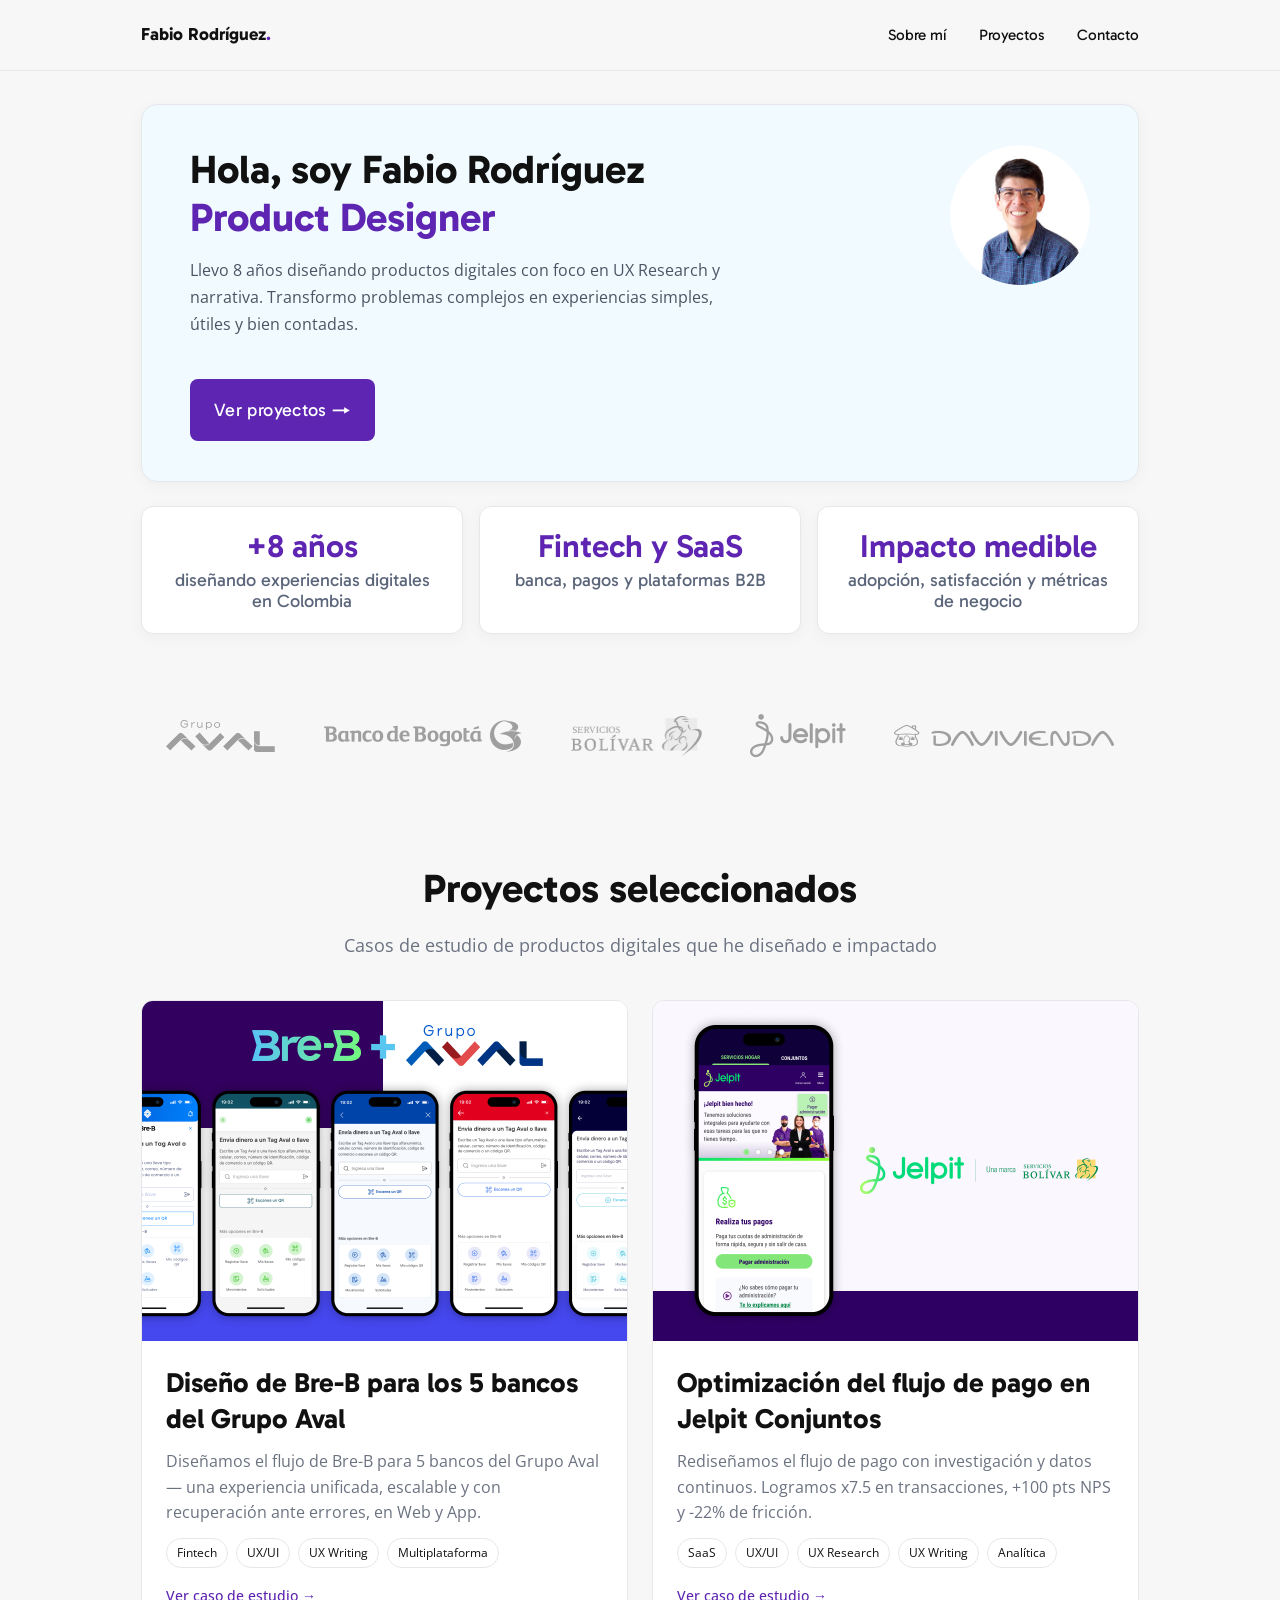
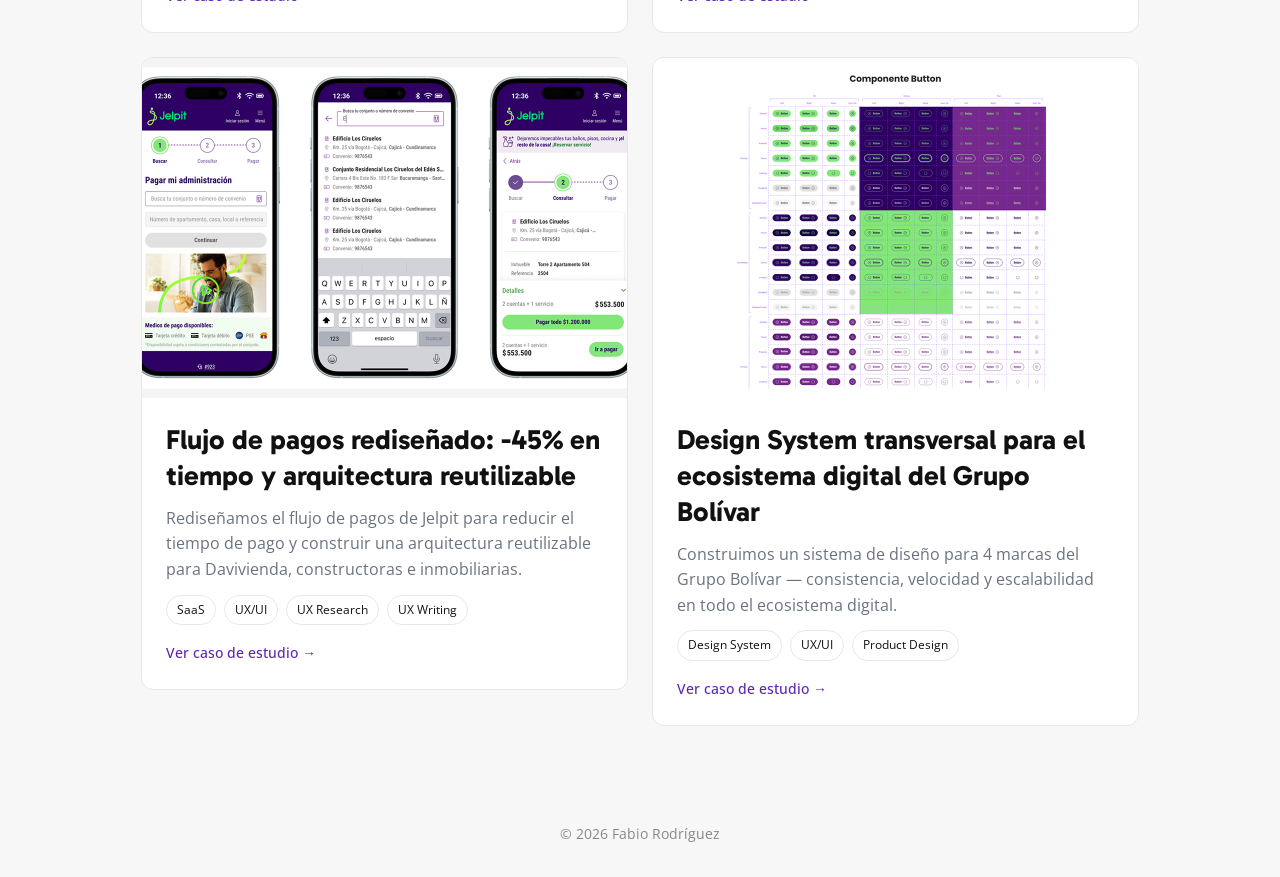
<file: index.html>
<!DOCTYPE html>
<html lang="es">
<head>
  <!-- Google Tag Manager -->
  <script>(function(w,d,s,l,i){w[l]=w[l]||[];w[l].push({'gtm.start':
  new Date().getTime(),event:'gtm.js'});var f=d.getElementsByTagName(s)[0],
  j=d.createElement(s),dl=l!='dataLayer'?'&l='+l:'';j.async=true;j.src=
  'https://www.googletagmanager.com/gtm.js?id='+i+dl;f.parentNode.insertBefore(j,f);
  })(window,document,'script','dataLayer','GTM-MK5SQ3N8');</script>
  <!-- End Google Tag Manager -->
  <meta charset="UTF-8">
  <meta name="viewport" content="width=device-width, initial-scale=1.0">
  <title>Fabio Rodríguez — Product Designer</title>
  <link rel="preconnect" href="https://fonts.googleapis.com">
  <link rel="preconnect" href="https://fonts.gstatic.com" crossorigin>
  <link href="https://fonts.googleapis.com/css2?family=Gabarito:wght@400;500;600;700&family=Open+Sans:wght@400;500;600&display=swap" rel="stylesheet">
  <link rel="stylesheet" href="estilos.css">
</head>
<body>
  <!-- Google Tag Manager (noscript) -->
  <noscript><iframe src="https://www.googletagmanager.com/ns.html?id=GTM-MK5SQ3N8"
  height="0" width="0" style="display:none;visibility:hidden"></iframe></noscript>
  <!-- End Google Tag Manager (noscript) -->
  <nav>
    <div class="nav-inner">
      <a href="index.html" class="logo">Fabio Rodríguez<span class="punto">.</span></a>
      <button class="menu-toggle" onclick="toggleMenu()" id="menu-btn">
        <span></span>
        <span></span>
        <span></span>
      </button>
      <ul id="nav-menu">
        <li><a href="sobre-mi.html">Sobre mí</a></li>
        <li><a href="#proyectos">Proyectos</a></li>
        <li><a href="contacto.html">Contacto</a></li>
      </ul>
    </div>
  </nav>

  <section class="hero">
    <div class="hero-card">
      <div class="hero-texto">
        <h1>Hola, soy Fabio Rodríguez<br><span>Product Designer</span></h1>
        <p>Llevo 8 años diseñando productos digitales con foco en UX Research y narrativa. Transformo problemas complejos en experiencias simples, útiles y bien contadas.</p>
        <a href="#proyectos" class="btn">Ver proyectos →</a>
      </div>
      <div class="hero-foto">
        <img src="img/foto.png" alt="Fabio Rodríguez">
      </div>
    </div>
  </section>

  <section class="pills">
    <div class="pill">
      <strong>+8 años</strong>
      <span>diseñando experiencias digitales en Colombia</span>
    </div>
    <div class="pill">
      <strong>Fintech y SaaS</strong>
      <span>banca, pagos y plataformas B2B</span>
    </div>
    <div class="pill">
      <strong>Impacto medible</strong>
      <span>adopción, satisfacción y métricas de negocio</span>
    </div>
  </section>

  <section class="logos">
    <img src="img/logo-aval.png" alt="Grupo Aval" class="logo-aval">
    <img src="img/logo-bogota.png" alt="Banco de Bogotá" class="logo-bogota">
    <img src="img/logo-bolivar.png" alt="Servicios Bolívar" class="logo-bolivar">
    <img src="img/logo-jelpit.png" alt="Jelpit" class="logo-jelpit">
    <img src="img/logo-davivienda.png" alt="Davivienda" class="logo-davivienda">
  </section>

  <section class="proyectos" id="proyectos">
    <h2>Proyectos seleccionados</h2>
    <p class="subtitulo-seccion">Casos de estudio de productos digitales que he diseñado e impactado</p>
    <div class="grid-proyectos">

      <a href="breb.html" class="card-link-wrapper">
        <div class="card">
          <div class="card-imagen" style="background: #DBEAFE;">
            <img src="img/proyecto-breb.png" alt="Diseño de Bre-B para los 5 bancos del Grupo Aval">
          </div>
          <div class="card-contenido">
            <h3>Diseño de Bre-B para los 5 bancos del Grupo Aval</h3>
            <p>Diseñamos el flujo de Bre-B para 5 bancos del Grupo Aval — una experiencia unificada, escalable y con recuperación ante errores, en Web y App.</p>
            <div class="pills-card">
              <span class="pill-tag">Fintech</span>
              <span class="pill-tag">UX/UI</span>
              <span class="pill-tag">UX Writing</span>
              <span class="pill-tag">Multiplataforma</span>
            </div>
            <span class="card-link">Ver caso de estudio →</span>
          </div>
        </div>
      </a>

      <a href="jelpit-opt.html" class="card-link-wrapper">
        <div class="card">
          <div class="card-imagen" style="background: #EDE9FE;">
            <img src="img/proyecto-jelpit-opt.png" alt="Optimización del flujo de pago en Jelpit Conjuntos">
          </div>
          <div class="card-contenido">
            <h3>Optimización del flujo de pago en Jelpit Conjuntos</h3>
            <p>Rediseñamos el flujo de pago con investigación y datos continuos. Logramos x7.5 en transacciones, +100 pts NPS y -22% de fricción.</p>
            <div class="pills-card">
              <span class="pill-tag">SaaS</span>
              <span class="pill-tag">UX/UI</span>
              <span class="pill-tag">UX Research</span>
              <span class="pill-tag">UX Writing</span>
              <span class="pill-tag">Analítica</span>
            </div>
            <span class="card-link">Ver caso de estudio →</span>
          </div>
        </div>
      </a>

      <a href="jelpit-rediseno.html" class="card-link-wrapper">
        <div class="card">
          <div class="card-imagen" style="background: #F3F4F6;">
            <img src="img/proyecto-jelpit-rediseno.png" alt="Rediseño del flujo de pagos en Jelpit Conjuntos">
          </div>
          <div class="card-contenido">
            <h3>Flujo de pagos rediseñado: -45% en tiempo y arquitectura reutilizable</h3>
            <p>Rediseñamos el flujo de pagos de Jelpit para reducir el tiempo de pago y construir una arquitectura reutilizable para Davivienda, constructoras e inmobiliarias.</p>
            <div class="pills-card">
              <span class="pill-tag">SaaS</span>
              <span class="pill-tag">UX/UI</span>
              <span class="pill-tag">UX Research</span>
              <span class="pill-tag">UX Writing</span>
            </div>
            <span class="card-link">Ver caso de estudio →</span>
          </div>
        </div>
      </a>

      <a href="design-system.html" class="card-link-wrapper">
        <div class="card">
          <div class="card-imagen" style="background: #F3F4F6;">
            <img src="img/proyecto-design-system.png" alt="Design System transversal para el ecosistema digital del Grupo Bolívar">
          </div>
          <div class="card-contenido">
            <h3>Design System transversal para el ecosistema digital del Grupo Bolívar</h3>
            <p>Construimos un sistema de diseño para 4 marcas del Grupo Bolívar — consistencia, velocidad y escalabilidad en todo el ecosistema digital.</p>
            <div class="pills-card">
              <span class="pill-tag">Design System</span>
              <span class="pill-tag">UX/UI</span>
              <span class="pill-tag">Product Design</span>
            </div>
            <span class="card-link">Ver caso de estudio →</span>
          </div>
        </div>
      </a>

    </div>
  </section>

  <footer>
    <p>© 2026 Fabio Rodríguez</p>
  </footer>

  <script src="scripts.js"></script>

</body>
</html>
</file>
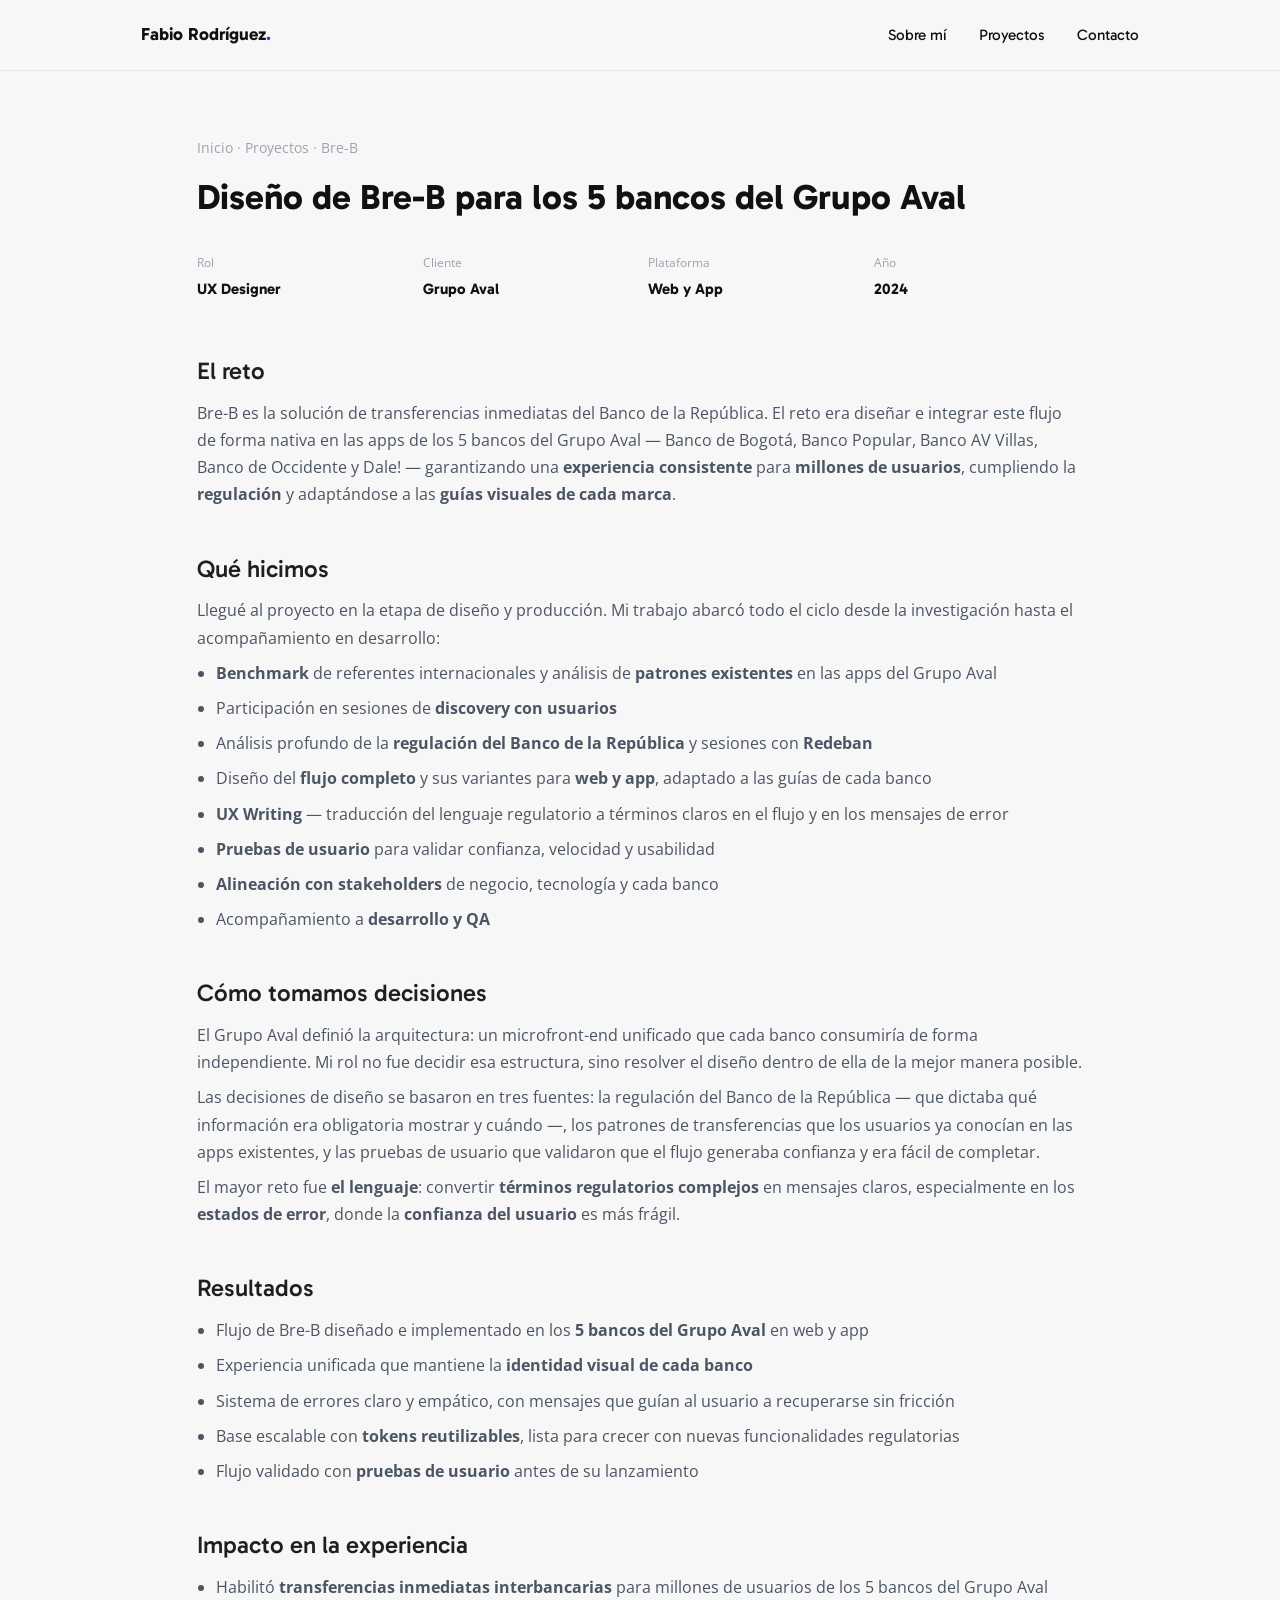
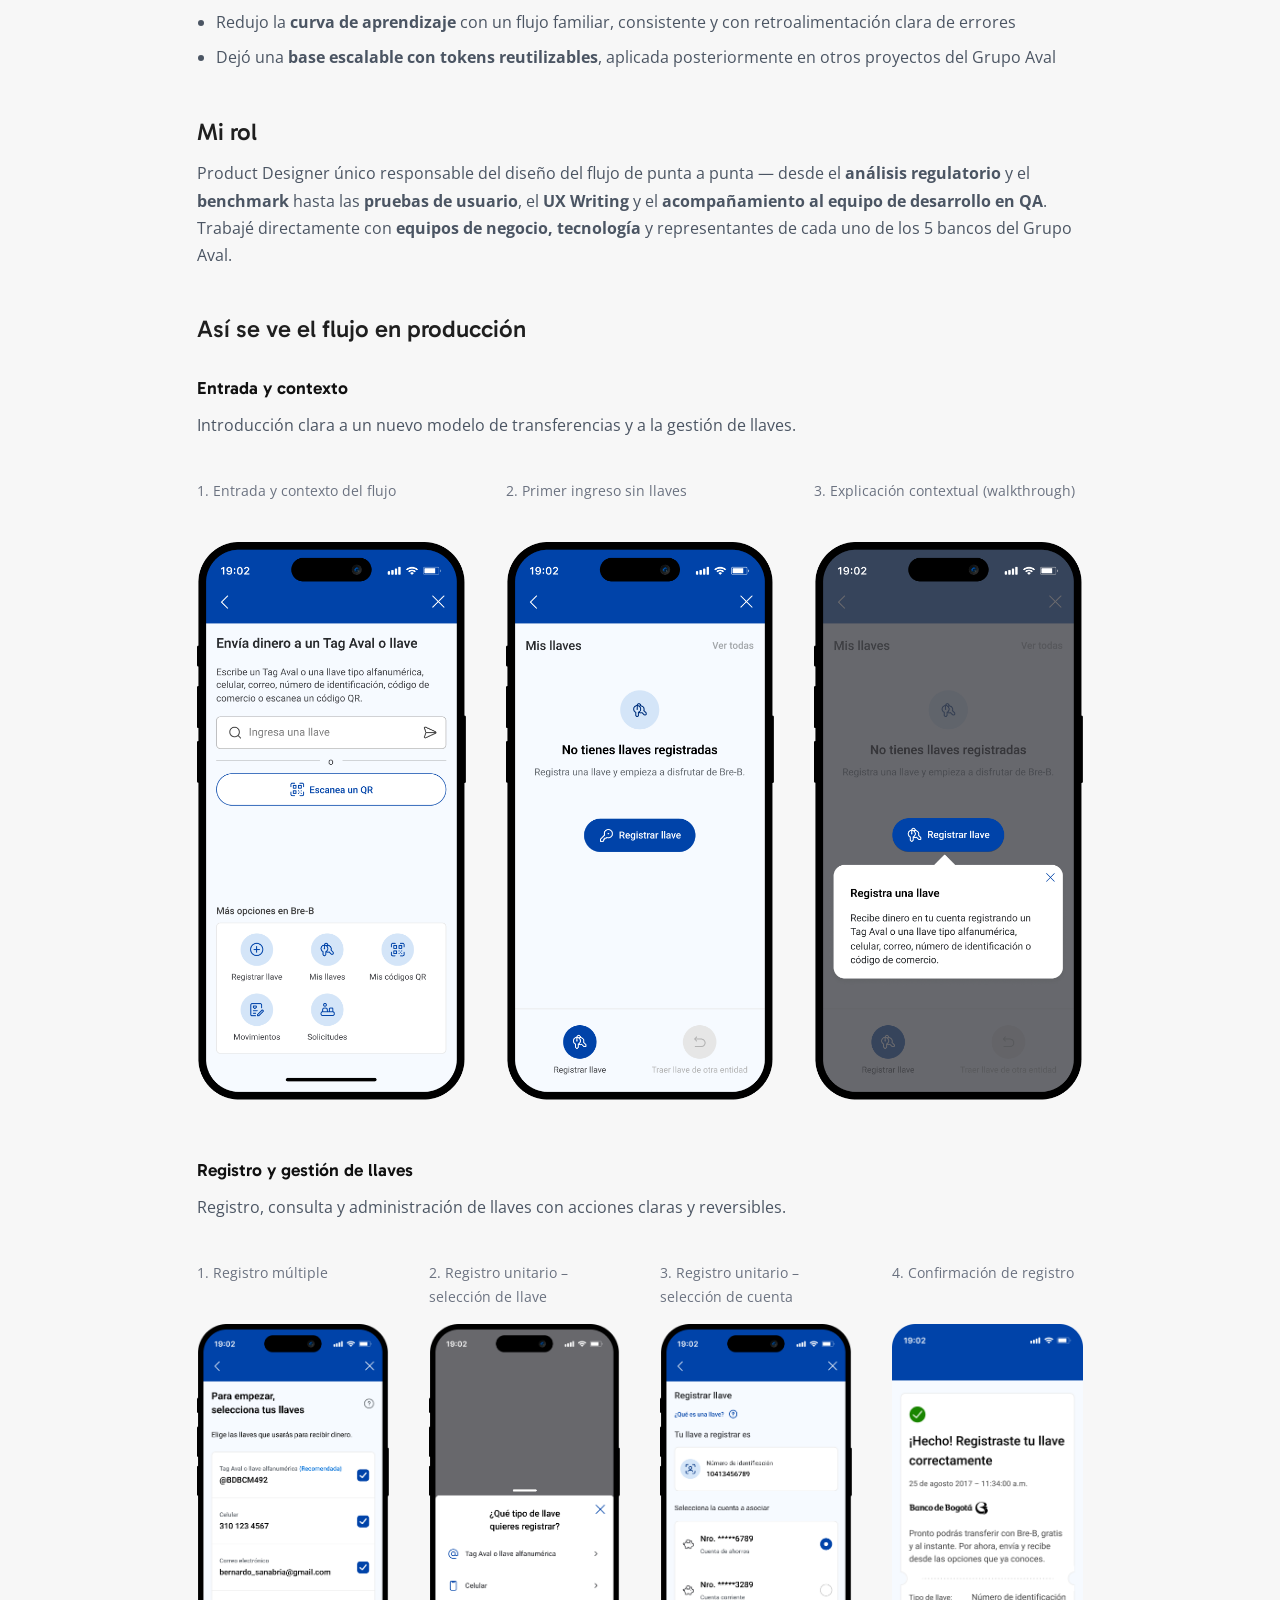
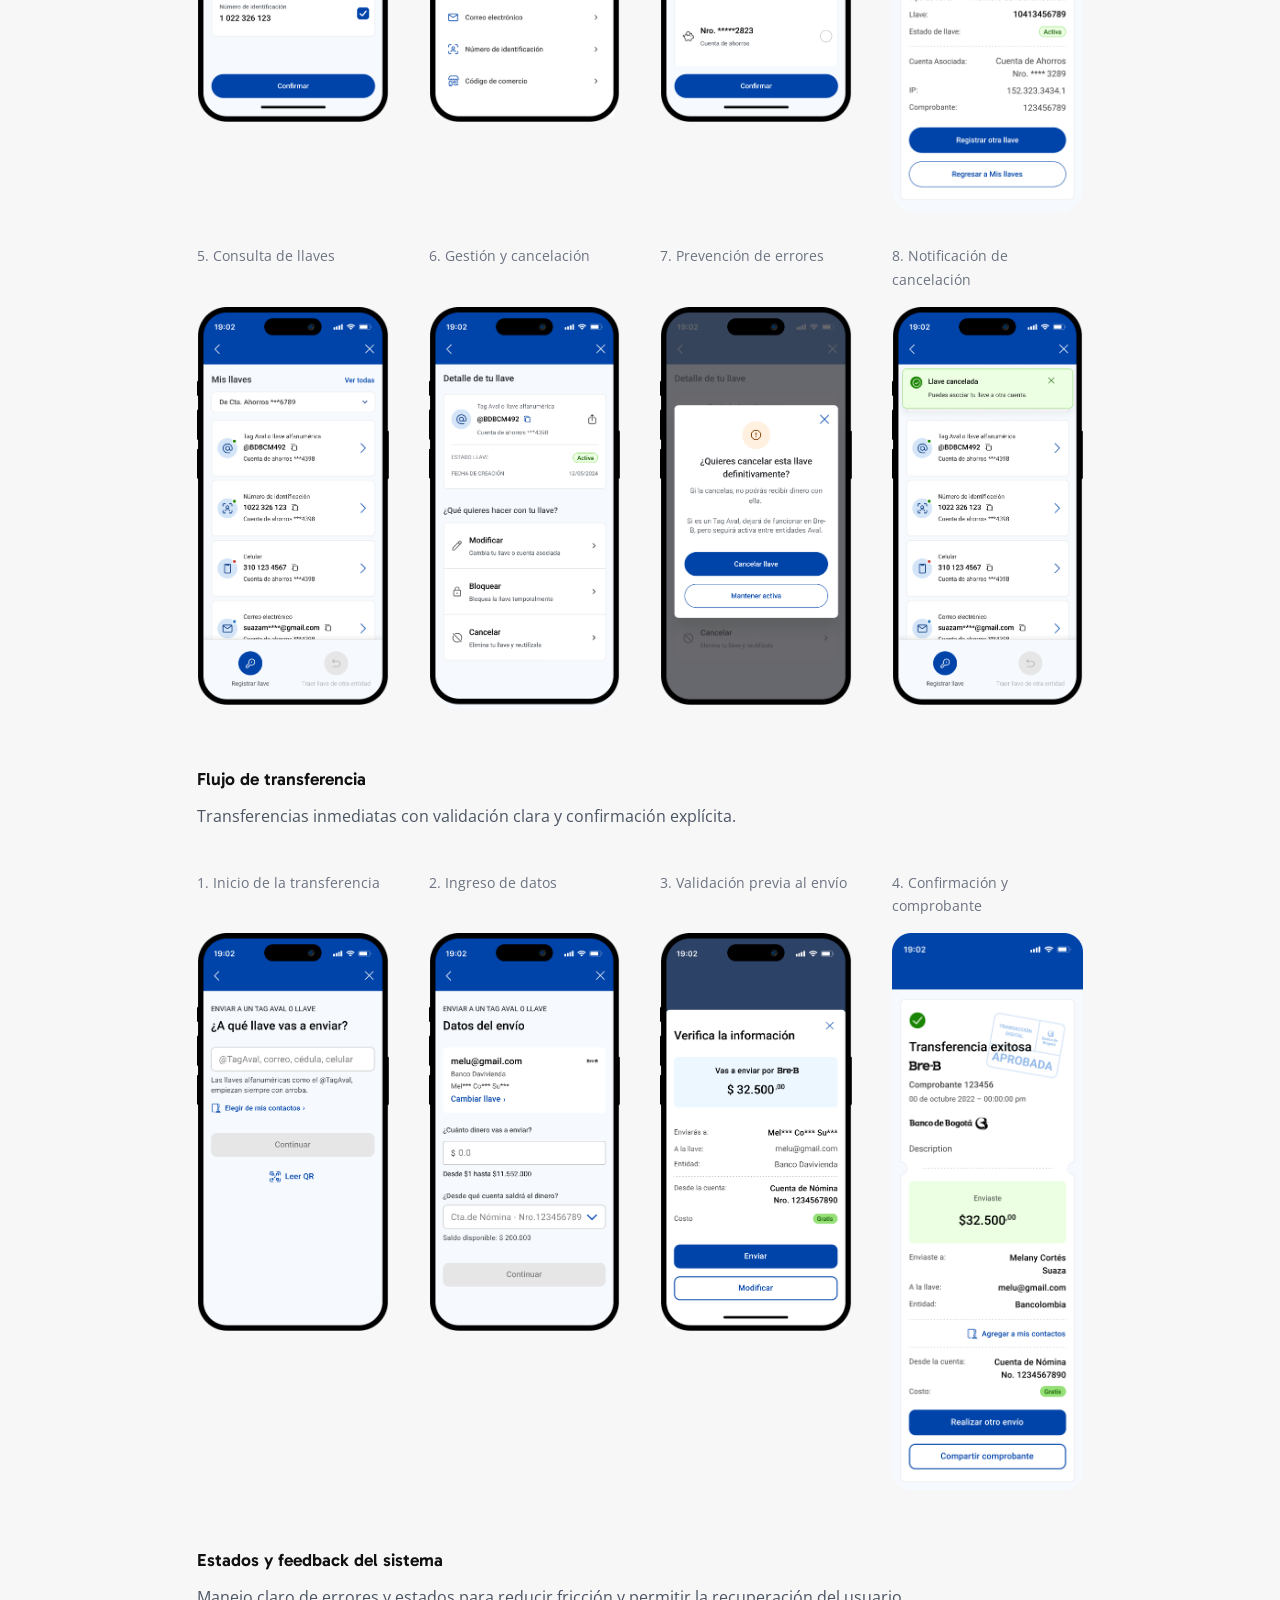
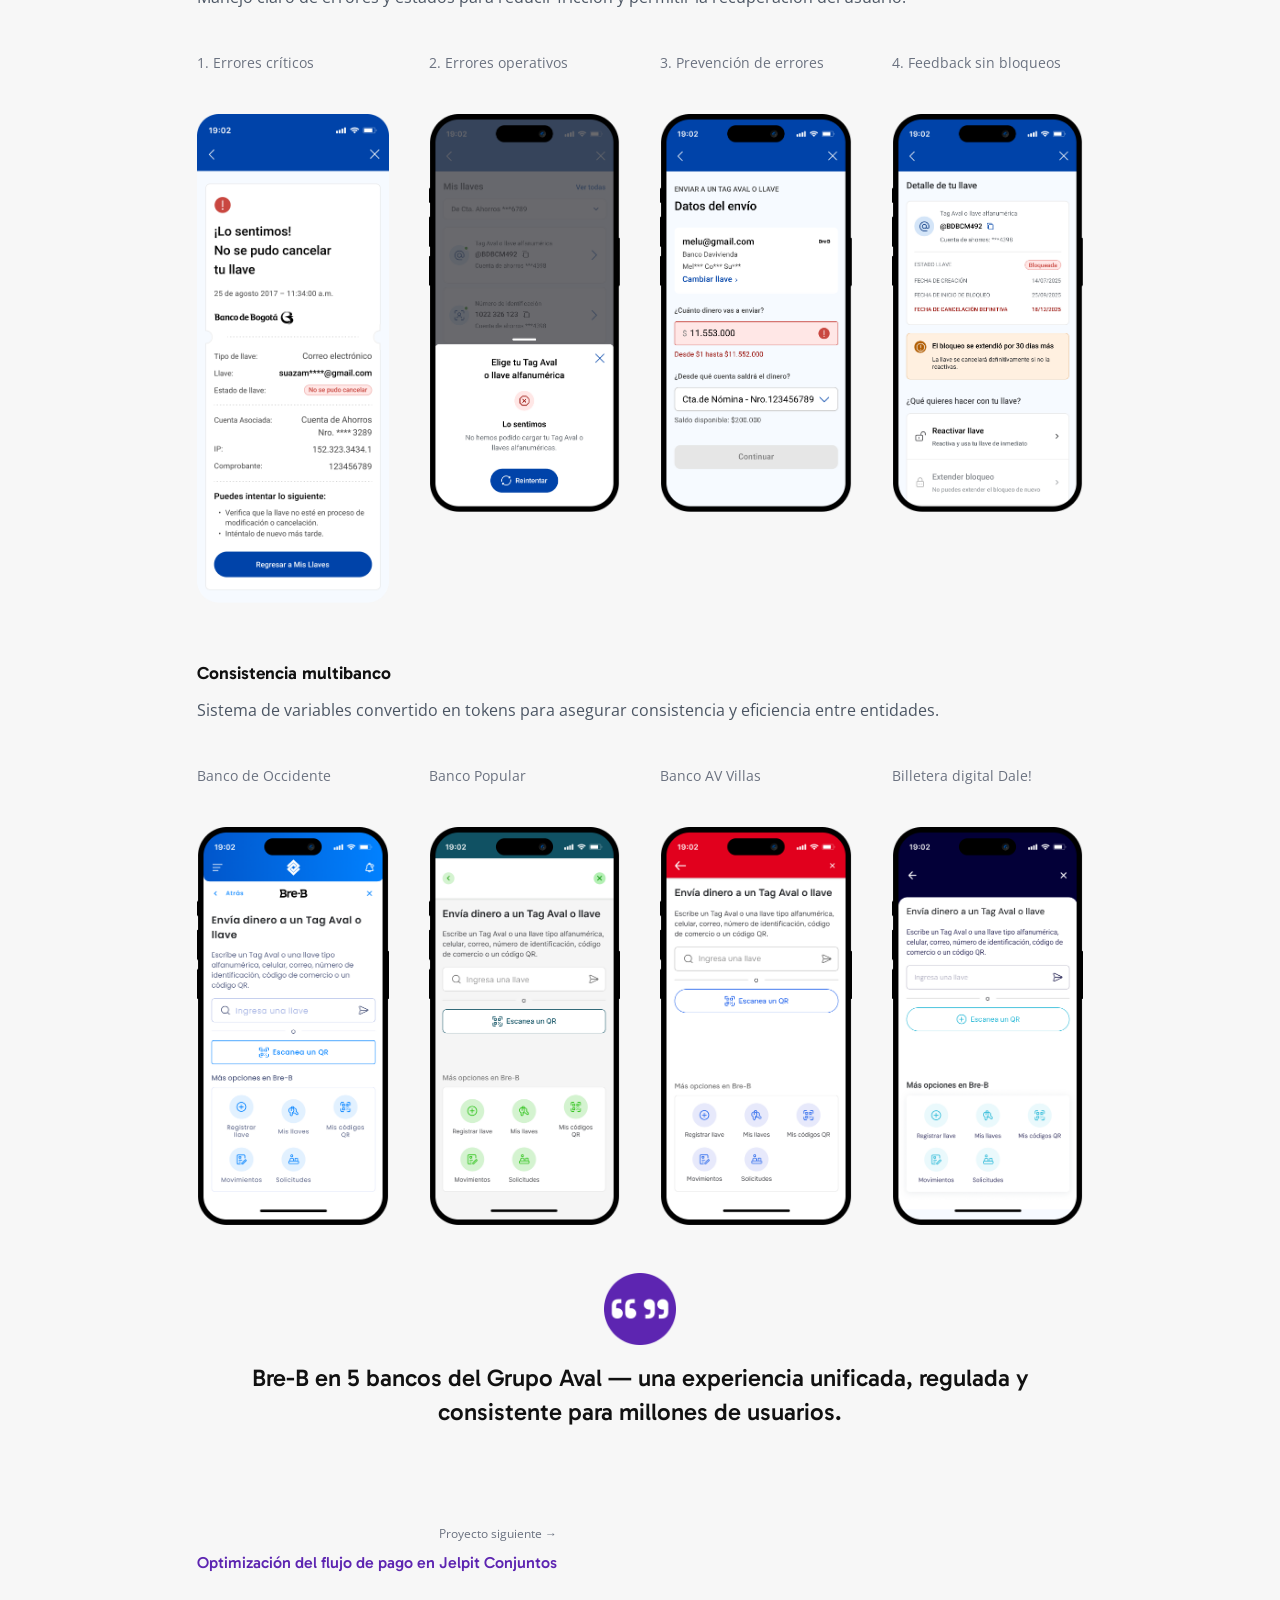
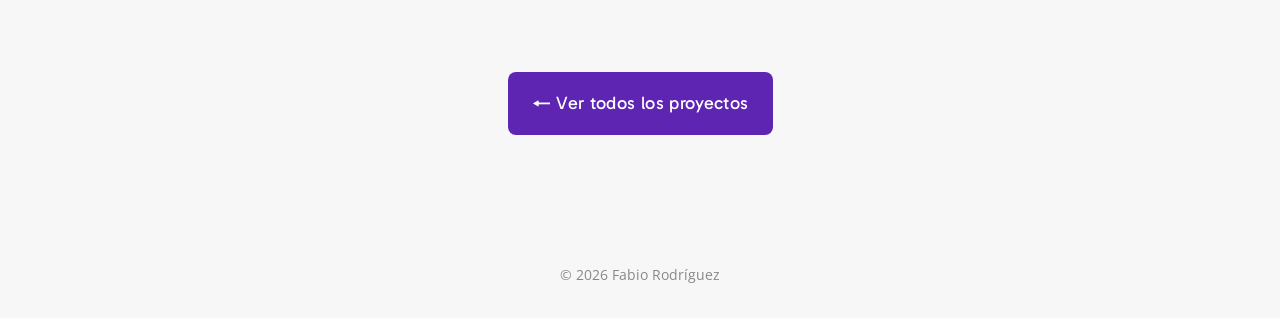
<file: breb.html>
<!DOCTYPE html>
<html lang="es">
<head>
  <!-- Google Tag Manager -->
  <script>(function(w,d,s,l,i){w[l]=w[l]||[];w[l].push({'gtm.start':
  new Date().getTime(),event:'gtm.js'});var f=d.getElementsByTagName(s)[0],
  j=d.createElement(s),dl=l!='dataLayer'?'&l='+l:'';j.async=true;j.src=
  'https://www.googletagmanager.com/gtm.js?id='+i+dl;f.parentNode.insertBefore(j,f);
  })(window,document,'script','dataLayer','GTM-MK5SQ3N8');</script>
  <!-- End Google Tag Manager -->
  <meta charset="UTF-8">
  <meta name="viewport" content="width=device-width, initial-scale=1.0">
  <title>Diseño de Bre-B para los 5 bancos del Grupo Aval — Fabio Rodríguez</title>
  <link rel="preconnect" href="https://fonts.googleapis.com">
  <link rel="preconnect" href="https://fonts.gstatic.com" crossorigin>
  <link href="https://fonts.googleapis.com/css2?family=Gabarito:wght@400;500;600;700&family=Open+Sans:wght@300;400;500;600&display=swap" rel="stylesheet">
  <link rel="stylesheet" href="estilos.css">
</head>
<body>
  <!-- Google Tag Manager (noscript) -->
  <noscript><iframe src="https://www.googletagmanager.com/ns.html?id=GTM-MK5SQ3N8"
  height="0" width="0" style="display:none;visibility:hidden"></iframe></noscript>
  <!-- End Google Tag Manager (noscript) -->
  <nav>
    <div class="nav-inner">
      <a href="index.html" class="logo">Fabio Rodríguez<span class="punto">.</span></a>
      <button class="menu-toggle" onclick="toggleMenu()" id="menu-btn">
        <span></span>
        <span></span>
        <span></span>
      </button>
      <ul id="nav-menu">
        <li><a href="sobre-mi.html">Sobre mí</a></li>
        <li><a href="index.html#proyectos">Proyectos</a></li>
        <li><a href="contacto.html">Contacto</a></li>
      </ul>
    </div>
  </nav>

  <section class="proyecto">
    <div class="proyecto-inner">

      <div class="proyecto-header">
        <p class="breadcrumb">
          <a href="index.html">Inicio</a> · 
          <a href="index.html#proyectos">Proyectos</a> · 
          Bre-B
        </p>
        <h1>Diseño de Bre-B para los 5 bancos del Grupo Aval</h1>
      </div>

      <div class="proyecto-meta">
        <div><span>Rol</span><strong>UX Designer</strong></div>
        <div><span>Cliente</span><strong>Grupo Aval</strong></div>
        <div><span>Plataforma</span><strong>Web y App</strong></div>
        <div><span>Año</span><strong>2024</strong></div>
      </div>

      <div class="proyecto-contenido">

        <section>
          <h2>El reto</h2>
          <p>Bre-B es la solución de transferencias inmediatas del Banco de la República. El reto era diseñar e integrar este flujo de forma nativa en las apps de los 5 bancos del Grupo Aval — Banco de Bogotá, Banco Popular, Banco AV Villas, Banco de Occidente y Dale! — garantizando una <strong>experiencia consistente</strong> para <strong>millones de usuarios</strong>, cumpliendo la <strong>regulación</strong> y adaptándose a las <strong>guías visuales de cada marca</strong>.</p>
        </section>

        <section>
          <h2>Qué hicimos</h2>
          <p>Llegué al proyecto en la etapa de diseño y producción. Mi trabajo abarcó todo el ciclo desde la investigación hasta el acompañamiento en desarrollo:</p>
          <ul>
            <li><strong>Benchmark</strong> de referentes internacionales y análisis de <strong>patrones existentes</strong> en las apps del Grupo Aval</li>
            <li>Participación en sesiones de <strong>discovery con usuarios</strong></li>
            <li>Análisis profundo de la <strong>regulación del Banco de la República</strong> y sesiones con <strong>Redeban</strong></li>
            <li>Diseño del <strong>flujo completo</strong> y sus variantes para <strong>web y app</strong>, adaptado a las guías de cada banco</li>
            <li><strong>UX Writing</strong> — traducción del lenguaje regulatorio a términos claros en el flujo y en los mensajes de error</li>
            <li><strong>Pruebas de usuario</strong> para validar confianza, velocidad y usabilidad</li>
            <li><strong>Alineación con stakeholders</strong> de negocio, tecnología y cada banco</li>
            <li>Acompañamiento a <strong>desarrollo y QA</strong></li>
          </ul>
        </section>

        <section>
          <h2>Cómo tomamos decisiones</h2>
          <p>El Grupo Aval definió la arquitectura: un microfront-end unificado que cada banco consumiría de forma independiente. Mi rol no fue decidir esa estructura, sino resolver el diseño dentro de ella de la mejor manera posible.</p>
          <p>Las decisiones de diseño se basaron en tres fuentes: la regulación del Banco de la República — que dictaba qué información era obligatoria mostrar y cuándo —, los patrones de transferencias que los usuarios ya conocían en las apps existentes, y las pruebas de usuario que validaron que el flujo generaba confianza y era fácil de completar.</p>
          <p>El mayor reto fue <strong>el lenguaje</strong>: convertir <strong>términos regulatorios complejos</strong> en mensajes claros, especialmente en los <strong>estados de error</strong>, donde la <strong>confianza del usuario</strong> es más frágil.</p>
        </section>

        <section>
          <h2>Resultados</h2>
          <ul>
            <li>Flujo de Bre-B diseñado e implementado en los <strong>5 bancos del Grupo Aval</strong> en web y app</li>
            <li>Experiencia unificada que mantiene la <strong>identidad visual de cada banco</strong></li>
            <li>Sistema de errores claro y empático, con mensajes que guían al usuario a recuperarse sin fricción</li>
            <li>Base escalable con <strong>tokens reutilizables</strong>, lista para crecer con nuevas funcionalidades regulatorias</li>
            <li>Flujo validado con <strong>pruebas de usuario</strong> antes de su lanzamiento</li>
          </ul>
        </section>

        <section>
          <h2>Impacto en la experiencia</h2>
          <ul>
            <li>Habilitó <strong>transferencias inmediatas interbancarias</strong> para millones de usuarios de los 5 bancos del Grupo Aval</li>
            <li>Redujo la <strong>curva de aprendizaje</strong> con un flujo familiar, consistente y con retroalimentación clara de errores</li>
            <li>Dejó una <strong>base escalable con tokens reutilizables</strong>, aplicada posteriormente en otros proyectos del Grupo Aval</li>
          </ul>
        </section>

        <section>
          <h2>Mi rol</h2>
          <p>Product Designer único responsable del diseño del flujo de punta a punta — desde el <strong>análisis regulatorio</strong> y el <strong>benchmark</strong> hasta las <strong>pruebas de usuario</strong>, el <strong>UX Writing</strong> y el <strong>acompañamiento al equipo de desarrollo en QA</strong>. Trabajé directamente con <strong>equipos de negocio, tecnología</strong> y representantes de cada uno de los 5 bancos del Grupo Aval.</p>
        </section>

        <section>
          <h2>Así se ve el flujo en producción</h2>
          <h4>Entrada y contexto</h4>
          <p>Introducción clara a un nuevo modelo de transferencias y a la gestión de llaves.</p>
        </section>

        <div class="row-imagen">
          <section class="proyecto-imagen">
            <p>1. Entrada y contexto del flujo</p>
            <img src="img/breb/breb-1-01-entrada-contexto.png" alt="Entrada y contexto del flujo Bre-B">
          </section>
          <section class="proyecto-imagen">
            <p>2. Primer ingreso sin llaves</p>
            <img src="img/breb/breb-1-02-primer-ingreso.png" alt="Primer ingreso sin llaves registradas">
          </section>
          <section class="proyecto-imagen">
            <p>3. Explicación contextual (walkthrough)</p>
            <img src="img/breb/breb-1-03-walkthrough.png" alt="Walkthrough explicativo del flujo Bre-B">
          </section>
        </div>

        <section>
          <h4>Registro y gestión de llaves</h4>
          <p>Registro, consulta y administración de llaves con acciones claras y reversibles.</p>
        </section>

        <div class="row-imagen">
          <section class="proyecto-imagen">
            <p>1. Registro múltiple</p>
            <img src="img/breb/breb-2-01-registro-multiple.png" alt="Registro múltiple de llaves Bre-B">
          </section>
          <section class="proyecto-imagen">
            <p>2. Registro unitario – selección de llave</p>
            <img src="img/breb/breb-2-02-registro-unitario–seleccion.png" alt="Registro unitario — selección de llave">
          </section>
          <section class="proyecto-imagen">
            <p>3. Registro unitario – selección de cuenta</p>
            <img src="img/breb/breb-2-03-registro-unitario–cuenta.png" alt="Registro unitario — selección de cuenta">
          </section>
          <section class="proyecto-imagen">
            <p>4. Confirmación de registro</p>
            <img src="img/breb/breb-2-04-confirmacion-registro.png" alt="Confirmación de registro de llave">
          </section>
        </div>

        <div class="row-imagen">
          <section class="proyecto-imagen">
            <p>5. Consulta de llaves</p>
            <img src="img/breb/breb-2-05-consulta-llaves.png" alt="Consulta de llaves registradas">
          </section>
          <section class="proyecto-imagen">
            <p>6. Gestión y cancelación</p>
            <img src="img/breb/breb-2-06-gestion-cancelacion.png" alt="Gestión y cancelación de llaves">
          </section>
          <section class="proyecto-imagen">
            <p>7. Prevención de errores</p>
            <img src="img/breb/breb-2-07-prevencion-cancelacion.png" alt="Prevención de errores en cancelación">
          </section>
          <section class="proyecto-imagen">
            <p>8. Notificación de cancelación</p>
            <img src="img/breb/breb-2-08-confirmacion-cancelacion.png" alt="Notificación de cancelación de llave">
          </section>
        </div>

        <section>
          <h4>Flujo de transferencia</h4>
          <p>Transferencias inmediatas con validación clara y confirmación explícita.</p>
        </section>

        <div class="row-imagen">
          <section class="proyecto-imagen">
            <p>1. Inicio de la transferencia</p>
            <img src="img/breb/breb-3-01-inicio-transferencia.png" alt="Inicio del flujo de transferencia Bre-B">
          </section>
          <section class="proyecto-imagen">
            <p>2. Ingreso de datos</p>
            <img src="img/breb/breb-3-02-ingreso-datos.png" alt="Ingreso de datos de la transferencia">
          </section>
          <section class="proyecto-imagen">
            <p>3. Validación previa al envío</p>
            <img src="img/breb/breb-3-03-validacion-envio.png" alt="Validación previa al envío de la transferencia">
          </section>
          <section class="proyecto-imagen">
            <p>4. Confirmación y comprobante</p>
            <img src="img/breb/breb-3-04-confirmacion-envio.png" alt="Confirmación y comprobante de transferencia">
          </section>
        </div>

        <section>
          <h4>Estados y feedback del sistema</h4>
          <p>Manejo claro de errores y estados para reducir fricción y permitir la recuperación del usuario.</p>
        </section>

        <div class="row-imagen">
          <section class="proyecto-imagen">
            <p>1. Errores críticos</p>
            <img src="img/breb/breb-4-01-error-critico.png" alt="Estados de error crítico en Bre-B">
          </section>
          <section class="proyecto-imagen">
            <p>2. Errores operativos</p>
            <img src="img/breb/breb-4-02-error-operativo.png" alt="Estados de error operativo en Bre-B">
          </section>
          <section class="proyecto-imagen">
            <p>3. Prevención de errores</p>
            <img src="img/breb/breb-4-03-prevencion-error.png" alt="Pantallas de prevención de errores">
          </section>
          <section class="proyecto-imagen">
            <p>4. Feedback sin bloqueos</p>
            <img src="img/breb/breb-4-04-feedback.png" alt="Estados de feedback no bloqueantes">
          </section>
        </div>

        <section>
          <h4>Consistencia multibanco</h4>
          <p>Sistema de variables convertido en tokens para asegurar consistencia y eficiencia entre entidades.</p>
        </section>

        <div class="row-imagen">
          <section class="proyecto-imagen">
            <p>Banco de Occidente</p>
            <img src="img/breb/breb-5-01-occidente.png" alt="Implementación Bre-B en Banco de Occidente">
          </section>
          <section class="proyecto-imagen">
            <p>Banco Popular</p>
            <img src="img/breb/breb-5-02-popular.png" alt="Implementación Bre-B en Banco Popular">
          </section>
          <section class="proyecto-imagen">
            <p>Banco AV Villas</p>
            <img src="img/breb/breb-5-03-av-villas.png" alt="Implementación Bre-B en Banco AV Villas">
          </section>
          <section class="proyecto-imagen">
            <p>Billetera digital Dale!</p>
            <img src="img/breb/breb-5-04-dale.png" alt="Implementación Bre-B en Dale!">
          </section>
        </div>

      </div>

      <div class="proyecto-quote">
        <img src="img/comillas.png" alt="comillas" style="width: 72px;">
        <h3>Bre-B en 5 bancos del Grupo Aval — una experiencia unificada, regulada y consistente para millones de usuarios.</h3>
      </div>

      <div class="proyecto-nav">
        <a href="jelpit-opt.html" class="proyecto-nav-siguiente">
          <span class="nav-label">Proyecto siguiente →</span>
          <span class="nav-titulo">Optimización del flujo de pago en Jelpit Conjuntos</span>
        </a>
      </div>

      <div class="proyecto-cta">
        <a href="index.html#proyectos" class="btn">← Ver todos los proyectos</a>
      </div>

    </div>
  </section>

  <footer>
    <p>© 2026 Fabio Rodríguez</p>
  </footer>

  <script src="scripts.js"></script>

</body>
</html>
</file>
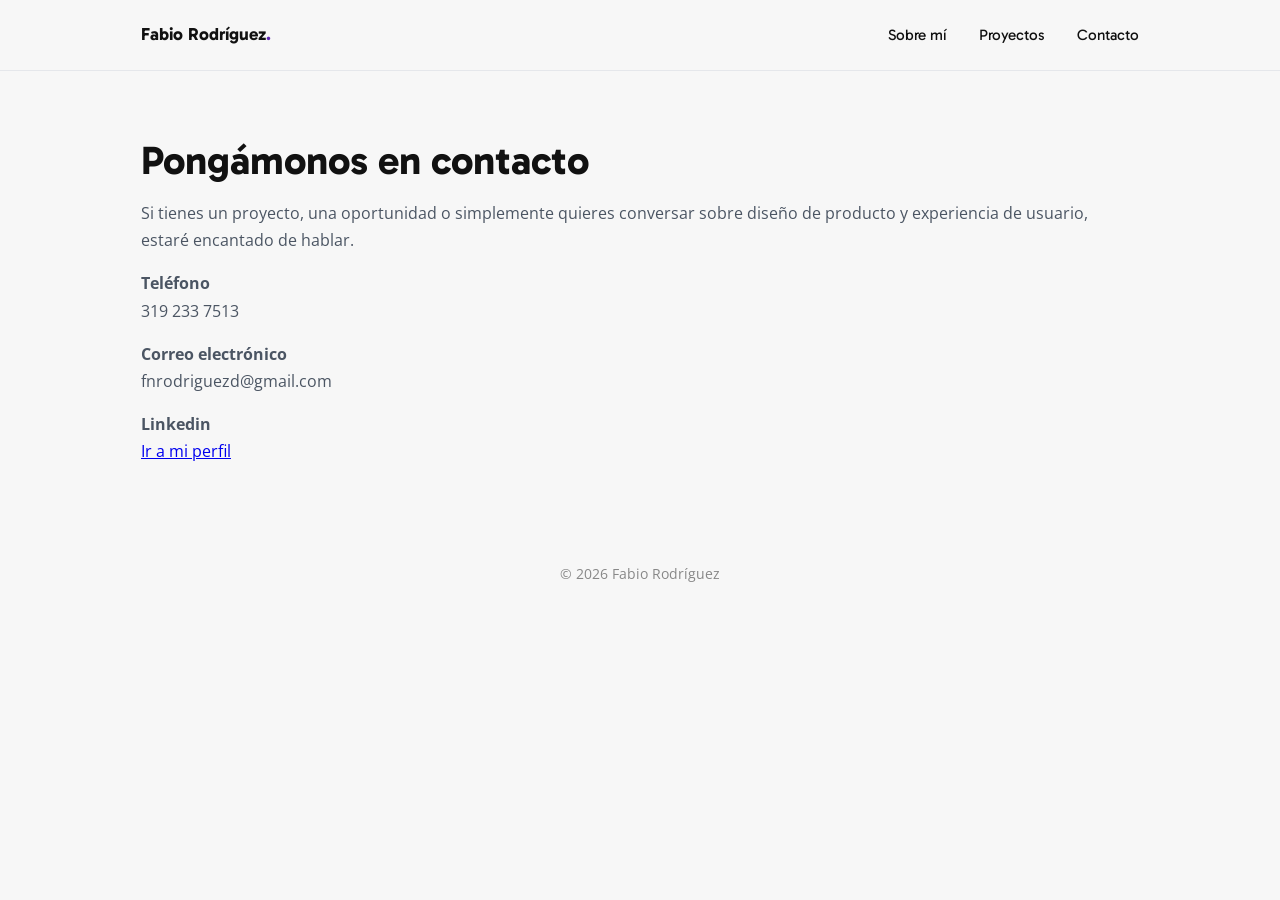
<file: contacto.html>
<!DOCTYPE html>
<html lang="es">
<head>
  <!-- Google Tag Manager -->
  <script>(function(w,d,s,l,i){w[l]=w[l]||[];w[l].push({'gtm.start':
  new Date().getTime(),event:'gtm.js'});var f=d.getElementsByTagName(s)[0],
  j=d.createElement(s),dl=l!='dataLayer'?'&l='+l:'';j.async=true;j.src=
  'https://www.googletagmanager.com/gtm.js?id='+i+dl;f.parentNode.insertBefore(j,f);
  })(window,document,'script','dataLayer','GTM-MK5SQ3N8');</script>
  <!-- End Google Tag Manager -->
  <meta charset="UTF-8">
  <meta name="viewport" content="width=device-width, initial-scale=1.0">
  <title>Contacto — Fabio Rodríguez</title>
  <link rel="preconnect" href="https://fonts.googleapis.com">
  <link rel="preconnect" href="https://fonts.gstatic.com" crossorigin>
  <link href="https://fonts.googleapis.com/css2?family=Gabarito:wght@400;500;600;700&family=Open+Sans:wght@300;400;500;600&display=swap" rel="stylesheet">
  <link rel="stylesheet" href="estilos.css">
</head>
<body>
  <!-- Google Tag Manager (noscript) -->
  <noscript><iframe src="https://www.googletagmanager.com/ns.html?id=GTM-MK5SQ3N8"
  height="0" width="0" style="display:none;visibility:hidden"></iframe></noscript>
  <!-- End Google Tag Manager (noscript) -->
  <!-- NAV -->
  <nav>
    <div class="nav-inner">
      <a href="index.html" class="logo">Fabio Rodríguez<span class="punto">.</span></a>
      <button class="menu-toggle" onclick="toggleMenu()" id="menu-btn">
        <span></span>
        <span></span>
        <span></span>
      </button>
      <ul id="nav-menu">
        <li><a href="sobre-mi.html">Sobre mí</a></li>
        <li><a href="index.html#proyectos">Proyectos</a></li>
        <li><a href="contacto.html">Contacto</a></li>
      </ul>
    </div>
  </nav>

  <!-- CONTACTO -->
  <section class="sobre-mi">
    <div class="sobre-mi-inner">

      <div class="sobre-mi-texto">
        <h1>Pongámonos en contacto</h1>
        <p>Si tienes un proyecto, una oportunidad o simplemente quieres conversar sobre diseño de producto y experiencia de usuario, estaré encantado de hablar.</p>
        <p><strong>Teléfono</strong>
        <br>319 233 7513</p>
        <p><strong>Correo electrónico</strong>
        <br>fnrodriguezd@gmail.com</p>
        <p><strong>Linkedin</strong>
        <br><a href="https://linkedin.com/in/fnrodriguezd" target="_blank">Ir a mi perfil</a></p>
      </div>

    </div>
  </section>

  <!-- FOOTER -->
  <footer>
    <p>© 2026 Fabio Rodríguez</p>
  </footer>

  <script>
    function toggleMenu() {
      const menu = document.getElementById('nav-menu');
      const btn = document.getElementById('menu-btn');
      menu.classList.toggle('abierto');
      btn.classList.toggle('activo');
    }
  </script>

</body>
</html>
</file>
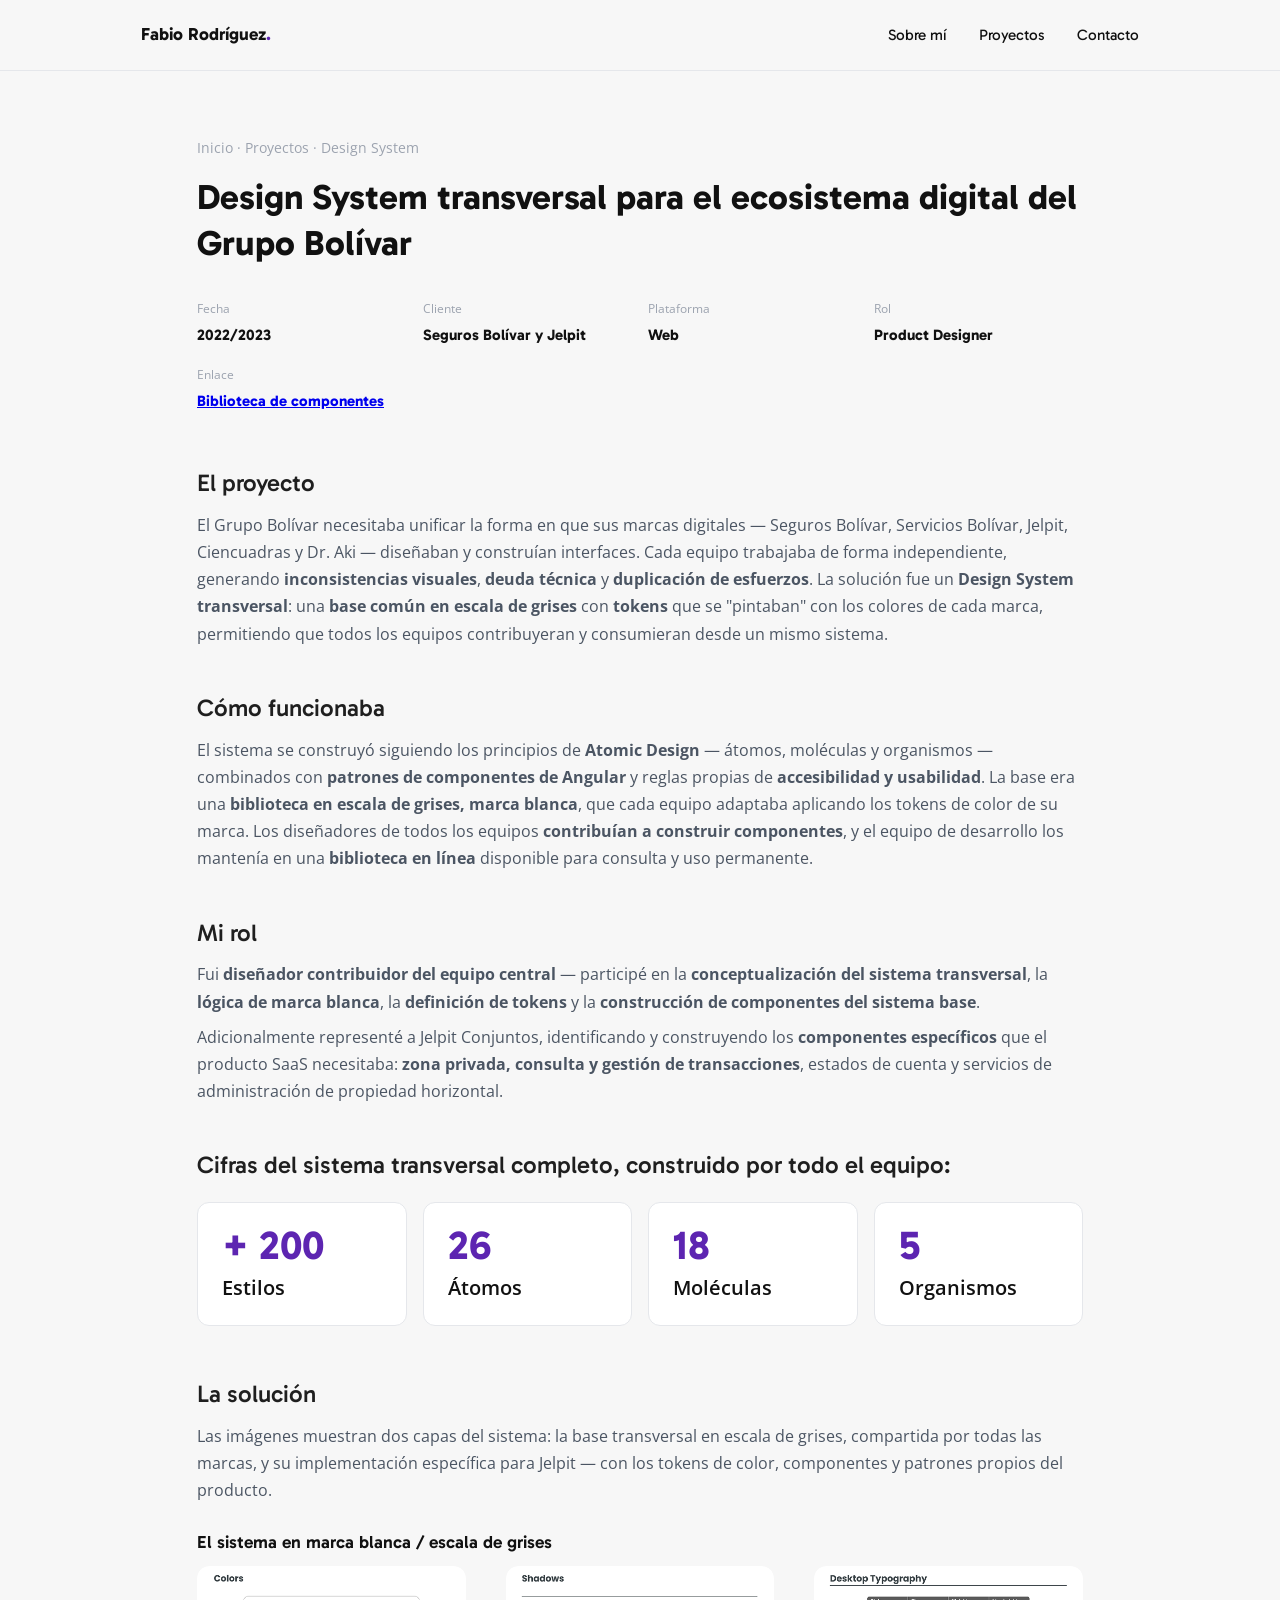
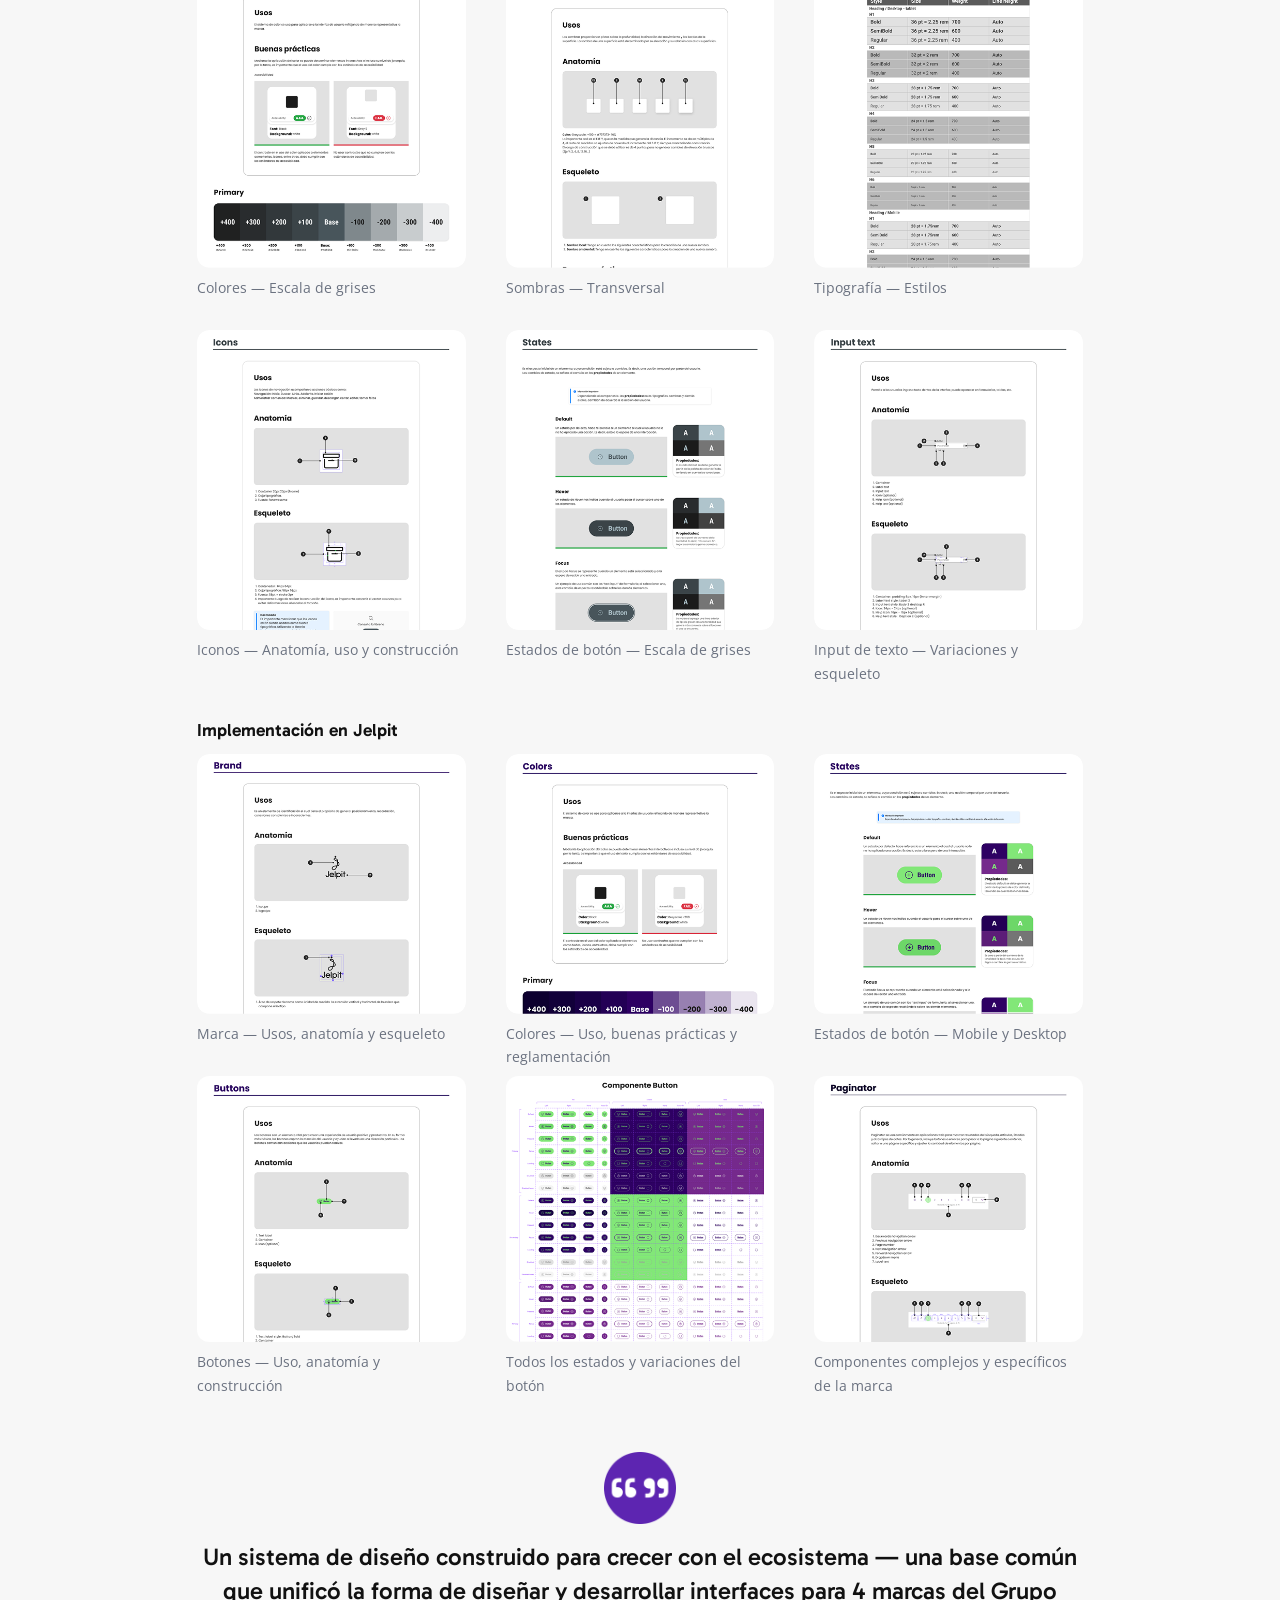
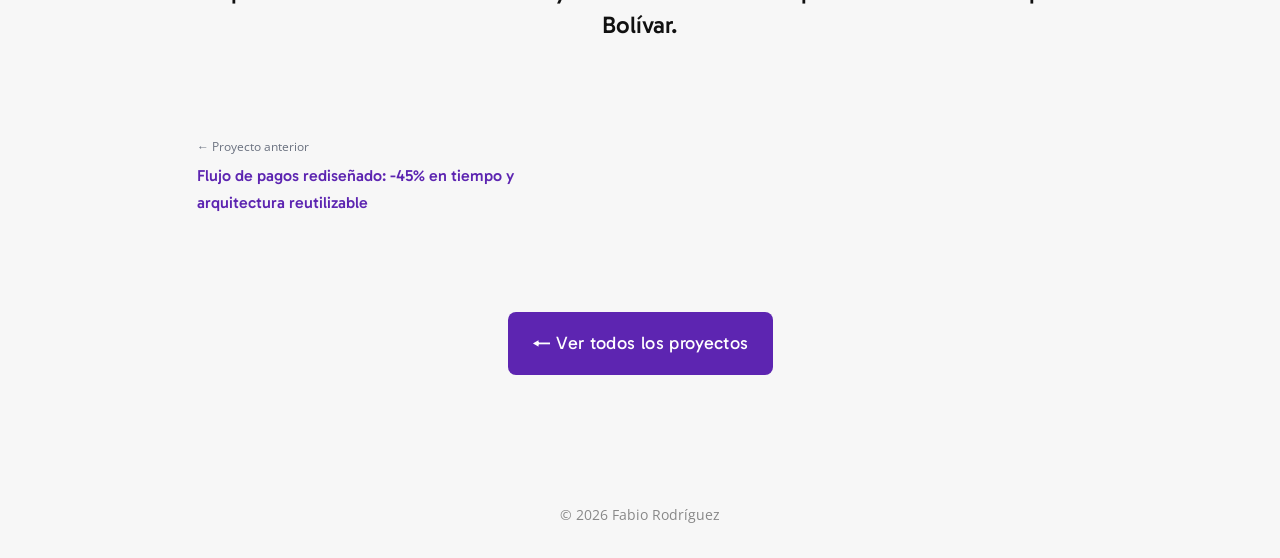
<file: design-system.html>
<!DOCTYPE html>
<html lang="es">
<head>
  <!-- Google Tag Manager -->
  <script>(function(w,d,s,l,i){w[l]=w[l]||[];w[l].push({'gtm.start':
  new Date().getTime(),event:'gtm.js'});var f=d.getElementsByTagName(s)[0],
  j=d.createElement(s),dl=l!='dataLayer'?'&l='+l:'';j.async=true;j.src=
  'https://www.googletagmanager.com/gtm.js?id='+i+dl;f.parentNode.insertBefore(j,f);
  })(window,document,'script','dataLayer','GTM-MK5SQ3N8');</script>
  <!-- End Google Tag Manager -->
  <meta charset="UTF-8">
  <meta name="viewport" content="width=device-width, initial-scale=1.0">
  <title>Design System transversal — Fabio Rodríguez</title>
  <link rel="preconnect" href="https://fonts.googleapis.com">
  <link rel="preconnect" href="https://fonts.gstatic.com" crossorigin>
  <link href="https://fonts.googleapis.com/css2?family=Gabarito:wght@400;500;600;700&family=Open+Sans:wght@300;400;500;600&display=swap" rel="stylesheet">
  <link rel="stylesheet" href="estilos.css">
</head>
<body>
  <!-- Google Tag Manager (noscript) -->
  <noscript><iframe src="https://www.googletagmanager.com/ns.html?id=GTM-MK5SQ3N8"
  height="0" width="0" style="display:none;visibility:hidden"></iframe></noscript>
  <!-- End Google Tag Manager (noscript) -->
  <nav>
    <div class="nav-inner">
      <a href="index.html" class="logo">Fabio Rodríguez<span class="punto">.</span></a>
      <button class="menu-toggle" onclick="toggleMenu()" id="menu-btn">
        <span></span>
        <span></span>
        <span></span>
      </button>
      <ul id="nav-menu">
        <li><a href="sobre-mi.html">Sobre mí</a></li>
        <li><a href="index.html#proyectos">Proyectos</a></li>
        <li><a href="contacto.html">Contacto</a></li>
      </ul>
    </div>
  </nav>

  <section class="proyecto">
    <div class="proyecto-inner">

      <div class="proyecto-header">
        <p class="breadcrumb">
          <a href="index.html">Inicio</a> · 
          <a href="index.html#proyectos">Proyectos</a> · 
          Design System
        </p>
        <h1>Design System transversal para el ecosistema digital del Grupo Bolívar</h1>
      </div>

      <div class="proyecto-meta">
        <div><span>Fecha</span><strong>2022/2023</strong></div>
        <div><span>Cliente</span><strong>Seguros Bolívar y Jelpit</strong></div>
        <div><span>Plataforma</span><strong>Web</strong></div>
        <div><span>Rol</span><strong>Product Designer</strong></div>
        <div><span>Enlace</span><strong><a href="https://theme-builder-e2465.web.app/" target="_blank">Biblioteca de componentes</a></strong></div>
      </div>

      <div class="proyecto-contenido">

        <section>
          <h2>El proyecto</h2>
          <p>El Grupo Bolívar necesitaba unificar la forma en que sus marcas digitales — Seguros Bolívar, Servicios Bolívar, Jelpit, Ciencuadras y Dr. Aki — diseñaban y construían interfaces. Cada equipo trabajaba de forma independiente, generando <strong>inconsistencias visuales</strong>, <strong>deuda técnica</strong> y <strong>duplicación de esfuerzos</strong>. La solución fue un <strong>Design System transversal</strong>: una <strong>base común en escala de grises</strong> con <strong>tokens</strong> que se "pintaban" con los colores de cada marca, permitiendo que todos los equipos contribuyeran y consumieran desde un mismo sistema.</p>
        </section>

        <section>
          <h2>Cómo funcionaba</h2>
          <p>El sistema se construyó siguiendo los principios de <strong>Atomic Design</strong> — átomos, moléculas y organismos — combinados con <strong>patrones de componentes de Angular</strong> y reglas propias de <strong>accesibilidad y usabilidad</strong>. La base era una <strong>biblioteca en escala de grises, marca blanca</strong>, que cada equipo adaptaba aplicando los tokens de color de su marca. Los diseñadores de todos los equipos <strong>contribuían a construir componentes</strong>, y el equipo de desarrollo los mantenía en una <strong>biblioteca en línea</strong> disponible para consulta y uso permanente.</p>
        </section>

        <section>
          <h2>Mi rol</h2>
          <p>Fui <strong>diseñador contribuidor del equipo central</strong> — participé en la <strong>conceptualización del sistema transversal</strong>, la <strong>lógica de marca blanca</strong>, la <strong>definición de tokens</strong> y la <strong>construcción de componentes del sistema base</strong>.</p>
          <p>Adicionalmente representé a Jelpit Conjuntos, identificando y construyendo los <strong>componentes específicos</strong> que el producto SaaS necesitaba: <strong>zona privada, consulta y gestión de transacciones</strong>, estados de cuenta y servicios de administración de propiedad horizontal.</p>
        </section>

      </div>

      <div class="resultados-wrapper">
        
        <h2>Cifras del sistema transversal completo, construido por todo el equipo:</h2>
        <div class="resultados-grid resultados-grid--4">
          <div class="resultado-card">
            <p class="resultado-numero">+ 200</p>
            <p class="resultado-label">Estilos</p>
          </div>
          <div class="resultado-card">
            <p class="resultado-numero">26</p>
            <p class="resultado-label">Átomos</p>
          </div>
          <div class="resultado-card">
            <p class="resultado-numero">18</p>
            <p class="resultado-label">Moléculas</p>
          </div>
          <div class="resultado-card">
            <p class="resultado-numero">5</p>
            <p class="resultado-label">Organismos</p>
          </div>
        </div>
      </div>

      <div class="proyecto-contenido">

        <section>
          <h2>La solución</h2>
          <p>Las imágenes muestran dos capas del sistema: la base transversal en escala de grises, compartida por todas las marcas, y su implementación específica para Jelpit — con los tokens de color, componentes y patrones propios del producto.</p>

          <h4>El sistema en marca blanca / escala de grises</h4>

          <div class="row-imagen">
            <section class="proyecto-imagen">
              <img src="img/design-system/01-colors.png" alt="Colores en escala de grises">
              <p>Colores — Escala de grises</p>
            </section>
            <section class="proyecto-imagen">
              <img src="img/design-system/02-shadows.png" alt="Sombras transversales">
              <p>Sombras — Transversal</p>
            </section>
            <section class="proyecto-imagen">
              <img src="img/design-system/03-typo.png" alt="Estilos tipográficos">
              <p>Tipografía — Estilos</p>
            </section>
          </div>

          <div class="row-imagen">
            <section class="proyecto-imagen">
              <img src="img/design-system/04-icons.png" alt="Anatomía y uso de iconos">
              <p>Iconos — Anatomía, uso y construcción</p>
            </section>
            <section class="proyecto-imagen">
              <img src="img/design-system/05-states.png" alt="Estados de botón en escala de grises">
              <p>Estados de botón — Escala de grises</p>
            </section>
            <section class="proyecto-imagen">
              <img src="img/design-system/06-input.png" alt="Variaciones de input de texto">
              <p>Input de texto — Variaciones y esqueleto</p>
            </section>
          </div>

          <h4>Implementación en Jelpit</h4>

          <div class="row-imagen">
            <section class="proyecto-imagen">
              <img src="img/design-system/07-brand.png" alt="Marca Jelpit — usos y anatomía">
              <p>Marca — Usos, anatomía y esqueleto</p>
            </section>
            <section class="proyecto-imagen">
              <img src="img/design-system/08-colors.png" alt="Colores Jelpit — uso y buenas prácticas">
              <p>Colores — Uso, buenas prácticas y reglamentación</p>
            </section>
            <section class="proyecto-imagen">
              <img src="img/design-system/09-states.png" alt="Estados de botón Jelpit — Mobile y Desktop">
              <p>Estados de botón — Mobile y Desktop</p>
            </section>
          </div>

          <div class="row-imagen">
            <section class="proyecto-imagen">
              <img src="img/design-system/10-buttons.png" alt="Botones Jelpit — uso y anatomía">
              <p>Botones — Uso, anatomía y construcción</p>
            </section>
            <section class="proyecto-imagen">
              <img src="img/design-system/11-states-button.png" alt="Todos los estados y variaciones del botón">
              <p>Todos los estados y variaciones del botón</p>
            </section>
            <section class="proyecto-imagen">
              <img src="img/design-system/12-paginator.png" alt="Componentes complejos y específicos de la marca">
              <p>Componentes complejos y específicos de la marca</p>
            </section>
          </div>

        </section>

      </div>

      <div class="proyecto-quote">
        <img src="img/comillas.png" alt="comillas" style="width: 72px;">
        <h3>Un sistema de diseño construido para crecer con el ecosistema — una base común que unificó la forma de diseñar y desarrollar interfaces para 4 marcas del Grupo Bolívar.</h3>
      </div>

      <div class="proyecto-nav">
        <a href="jelpit-rediseno.html" class="proyecto-nav-anterior">
          <span class="nav-label">← Proyecto anterior</span>
          <span class="nav-titulo">Flujo de pagos rediseñado: -45% en tiempo y arquitectura reutilizable</span>
        </a>
      </div>

      <div class="proyecto-cta">
        <a href="index.html#proyectos" class="btn">← Ver todos los proyectos</a>
      </div>

    </div>
  </section>

  <footer>
    <p>© 2026 Fabio Rodríguez</p>
  </footer>

  <script src="scripts.js"></script>

</body>
</html>
</file>
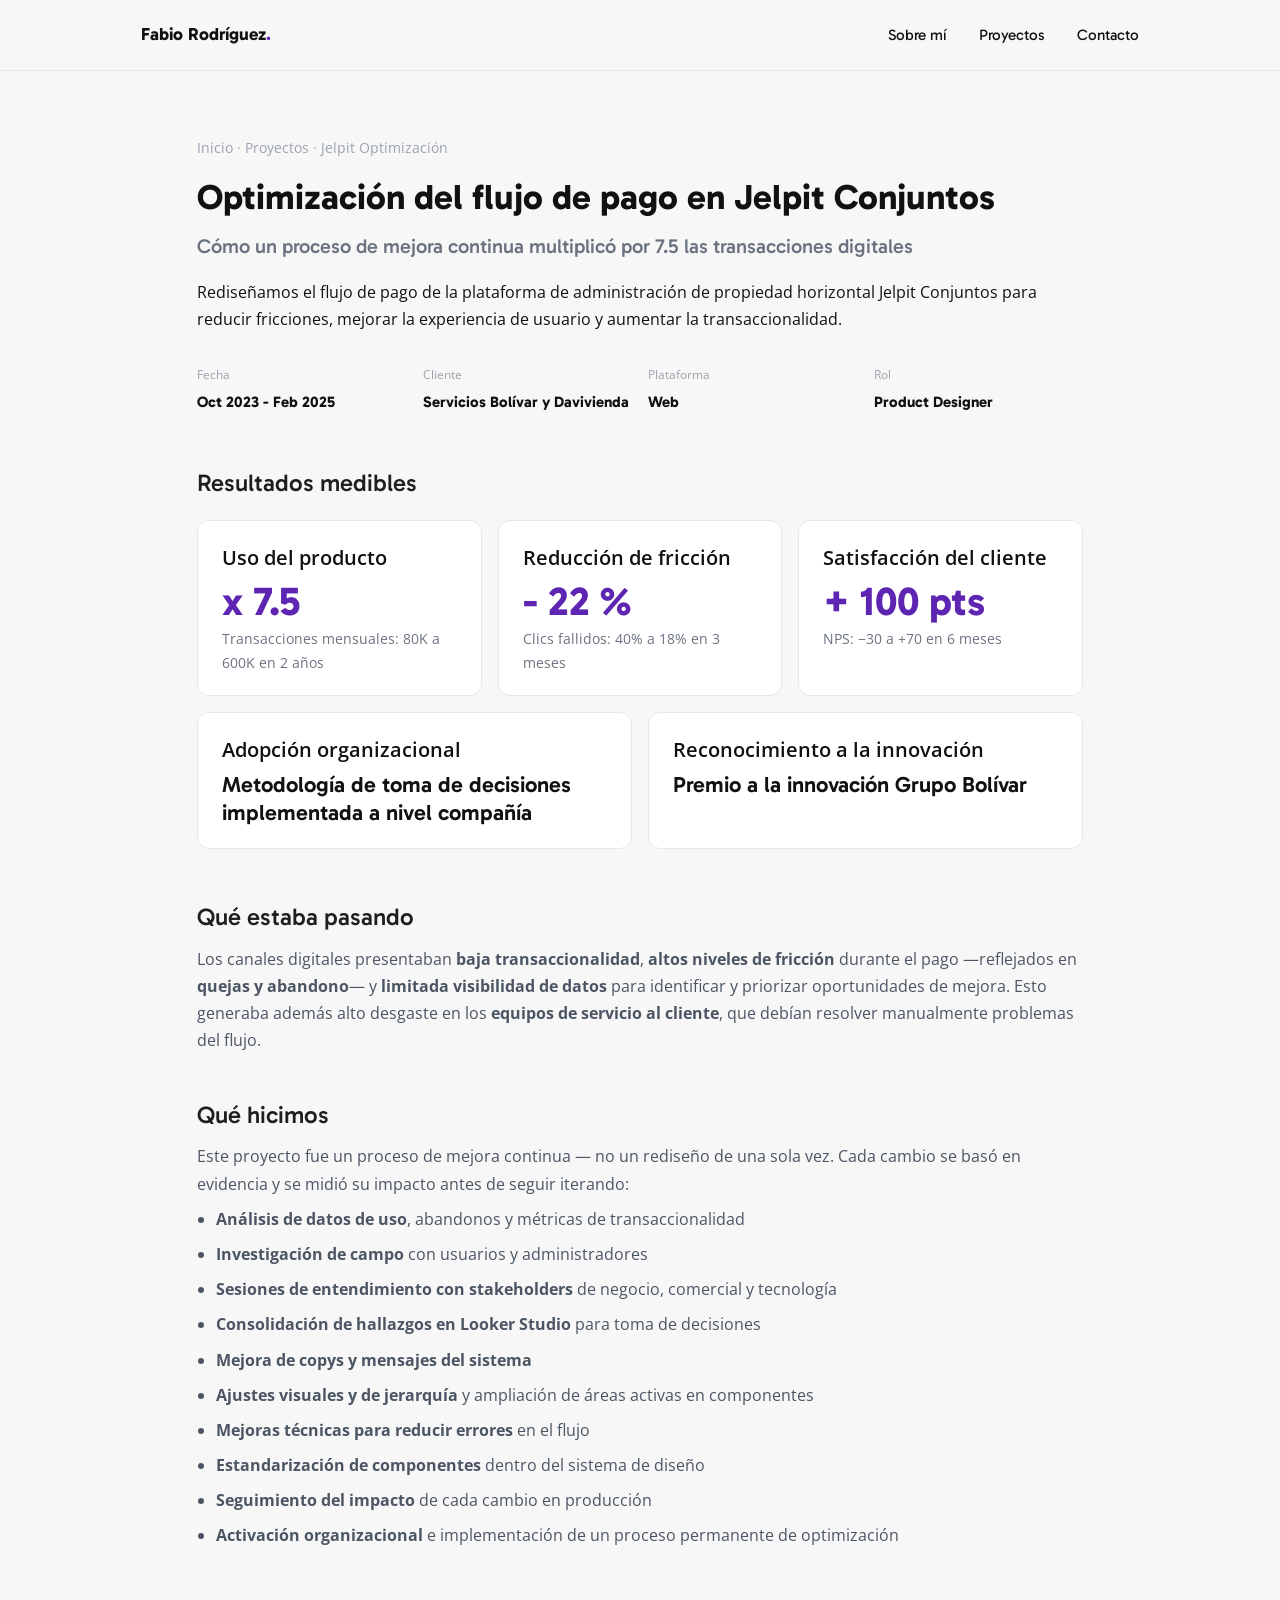
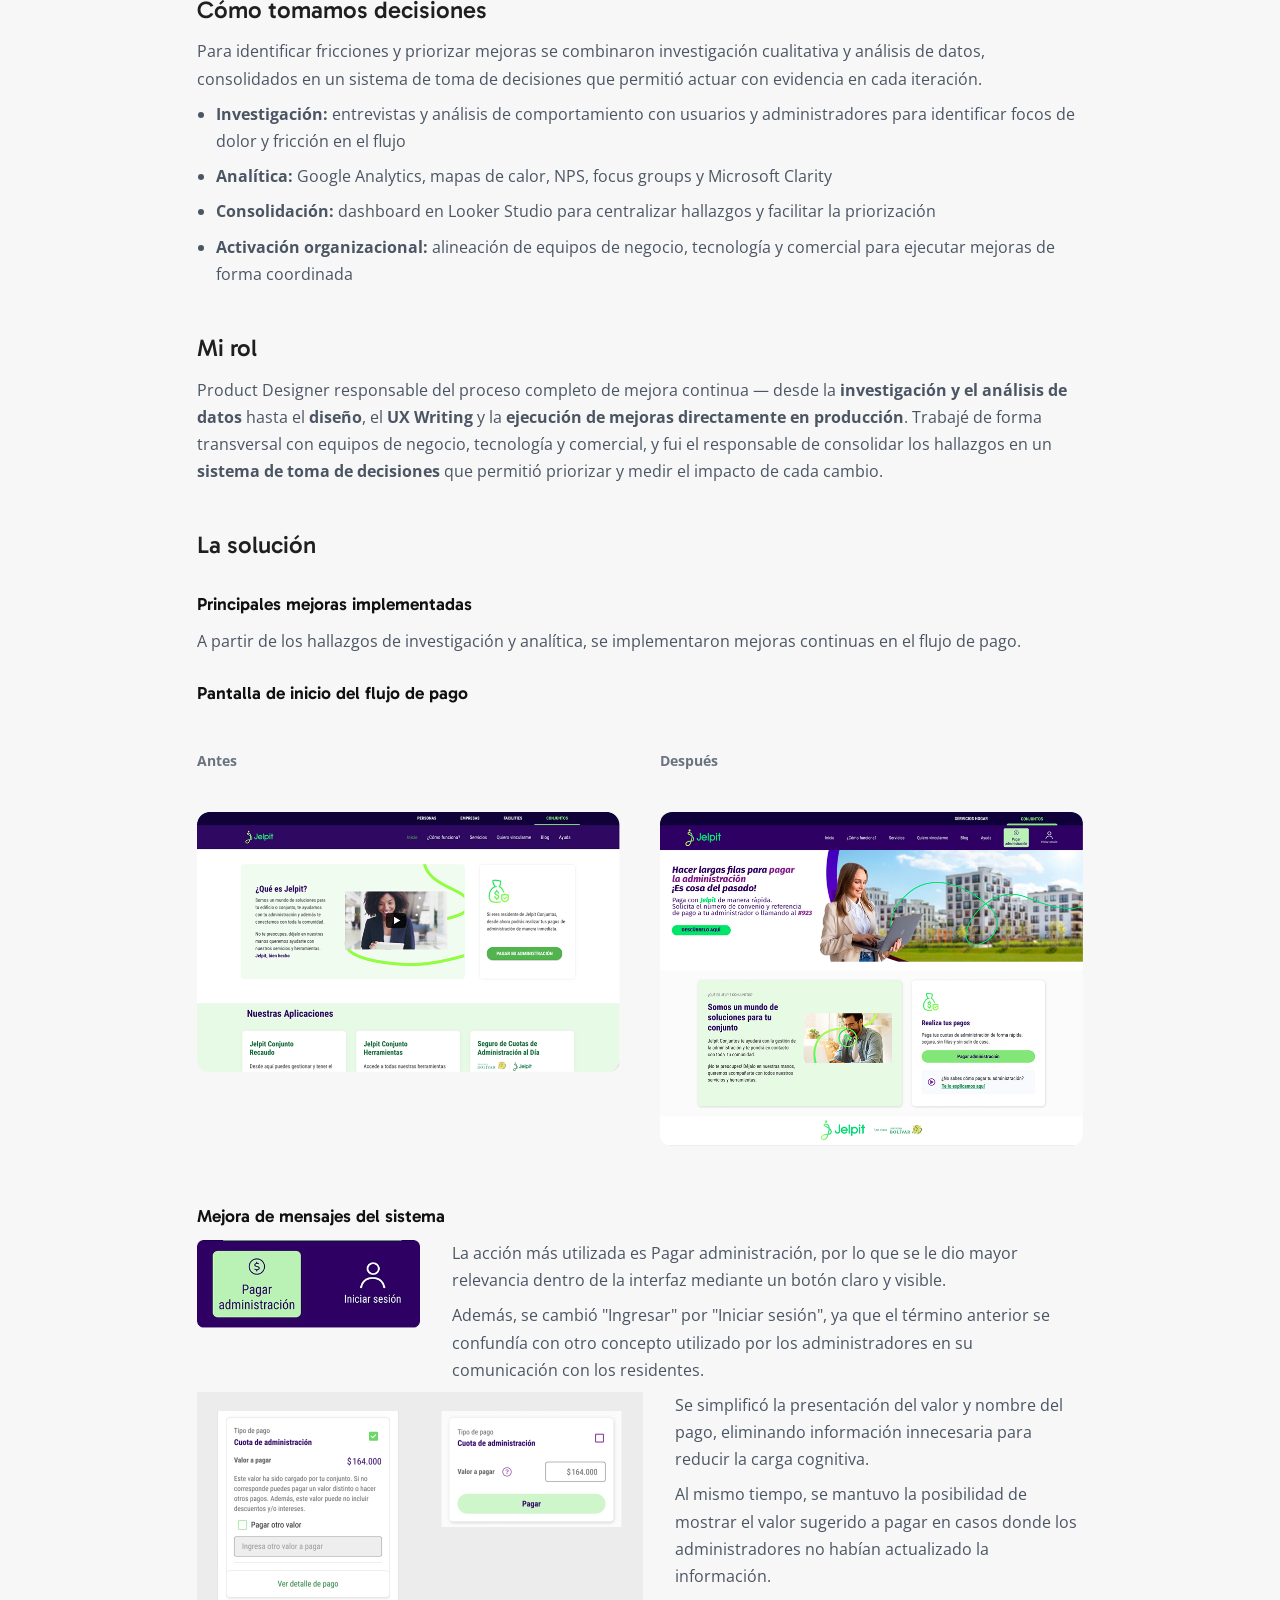
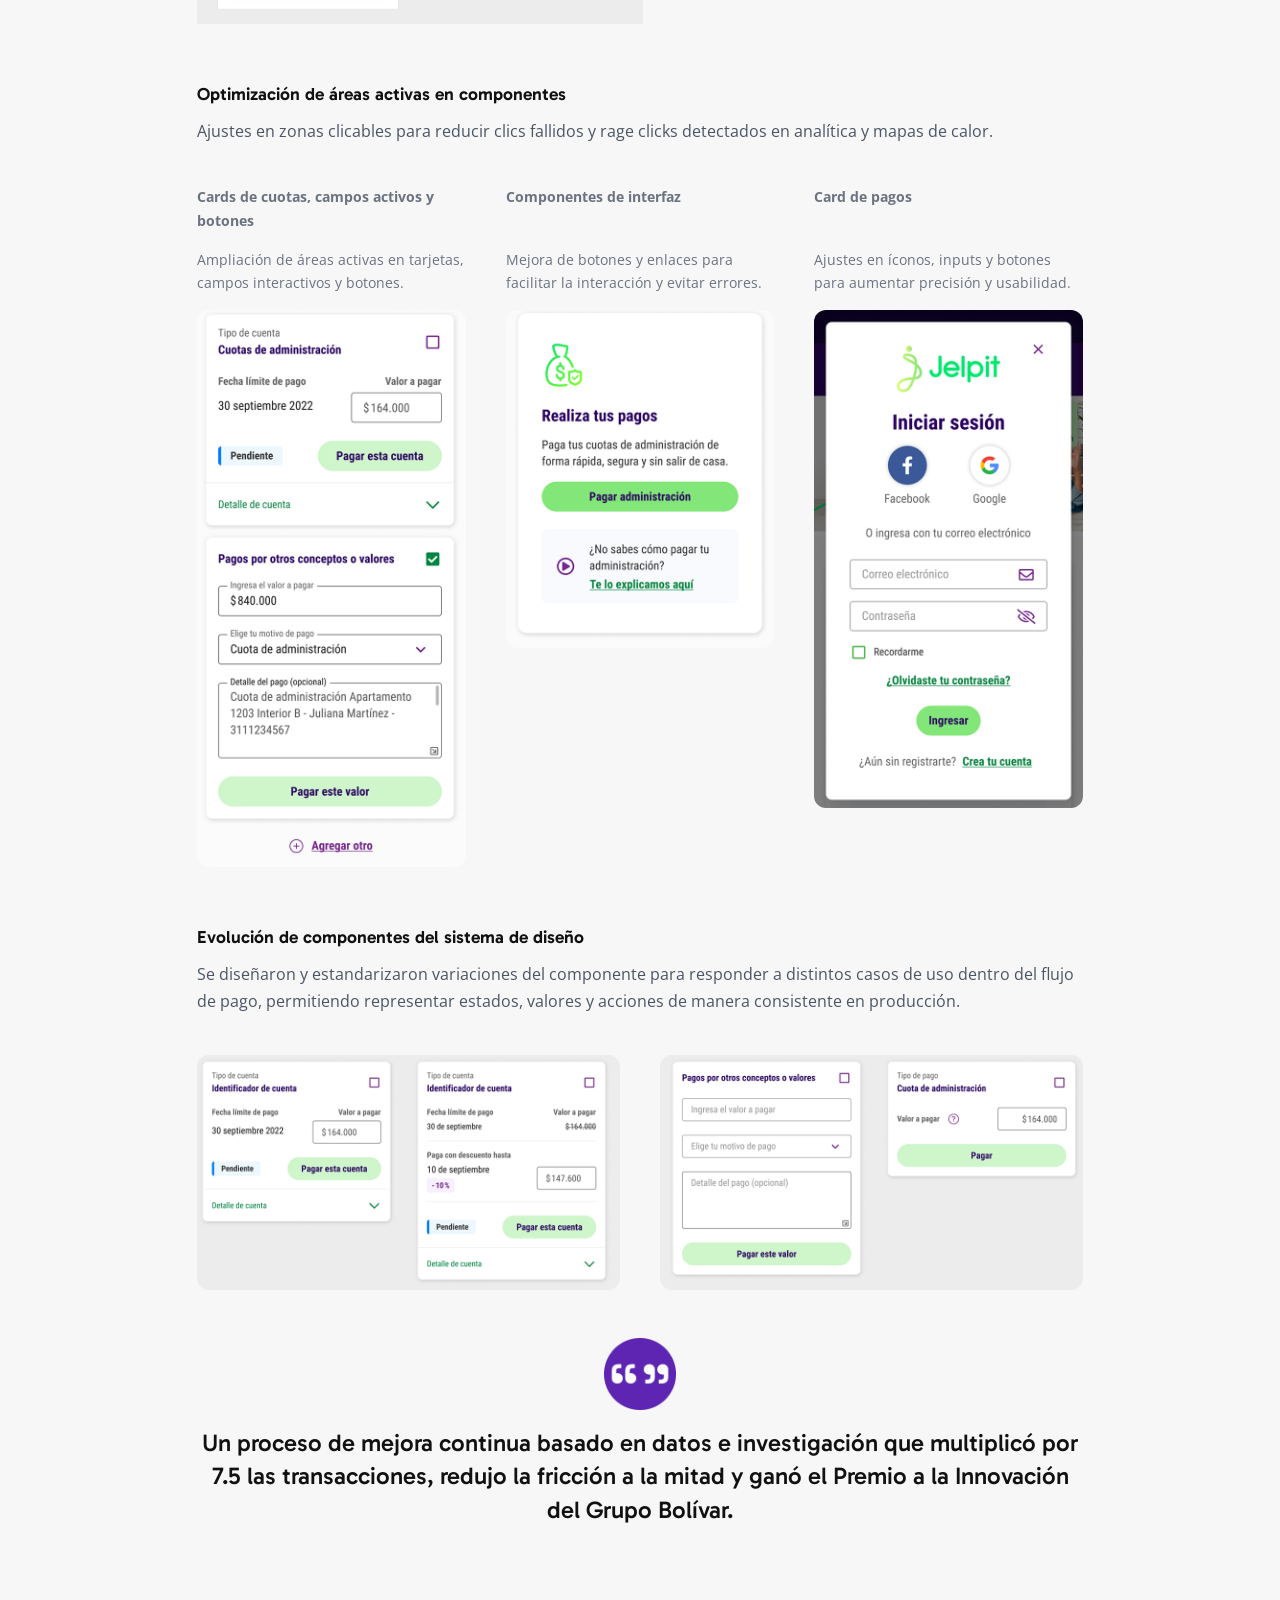
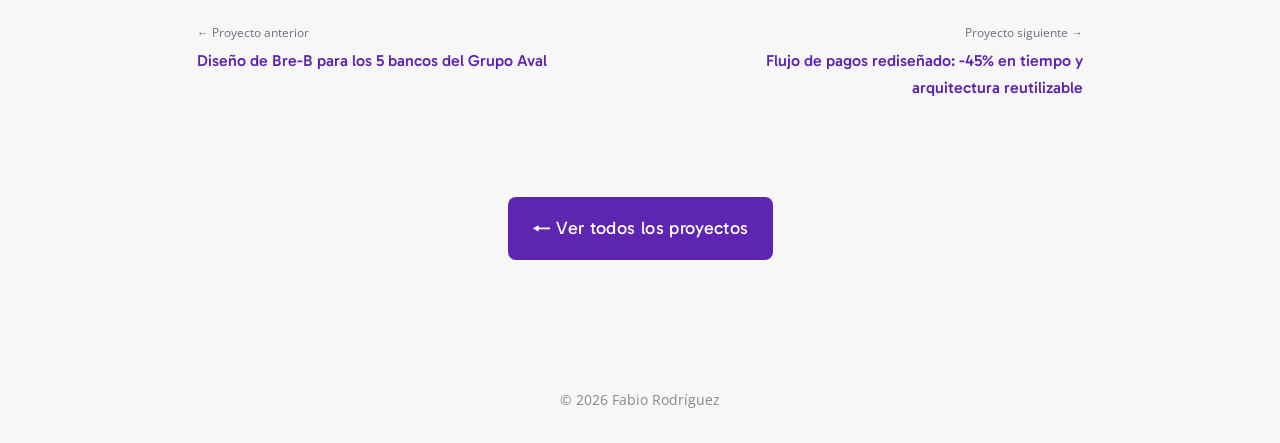
<file: jelpit-opt.html>
<!DOCTYPE html>
<html lang="es">
<head>
  <!-- Google Tag Manager -->
  <script>(function(w,d,s,l,i){w[l]=w[l]||[];w[l].push({'gtm.start':
  new Date().getTime(),event:'gtm.js'});var f=d.getElementsByTagName(s)[0],
  j=d.createElement(s),dl=l!='dataLayer'?'&l='+l:'';j.async=true;j.src=
  'https://www.googletagmanager.com/gtm.js?id='+i+dl;f.parentNode.insertBefore(j,f);
  })(window,document,'script','dataLayer','GTM-MK5SQ3N8');</script>
  <!-- End Google Tag Manager -->
  <meta charset="UTF-8">
  <meta name="viewport" content="width=device-width, initial-scale=1.0">
  <title>Optimización del flujo de pago en Jelpit Conjuntos — Fabio Rodríguez</title>
  <link rel="preconnect" href="https://fonts.googleapis.com">
  <link rel="preconnect" href="https://fonts.gstatic.com" crossorigin>
  <link href="https://fonts.googleapis.com/css2?family=Gabarito:wght@400;500;600;700&family=Open+Sans:wght@300;400;500;600&display=swap" rel="stylesheet">
  <link rel="stylesheet" href="estilos.css">
</head>
<body>
  <!-- Google Tag Manager (noscript) -->
  <noscript><iframe src="https://www.googletagmanager.com/ns.html?id=GTM-MK5SQ3N8"
  height="0" width="0" style="display:none;visibility:hidden"></iframe></noscript>
  <!-- End Google Tag Manager (noscript) -->
  <nav>
    <div class="nav-inner">
      <a href="index.html" class="logo">Fabio Rodríguez<span class="punto">.</span></a>
      <button class="menu-toggle" onclick="toggleMenu()" id="menu-btn">
        <span></span>
        <span></span>
        <span></span>
      </button>
      <ul id="nav-menu">
        <li><a href="sobre-mi.html">Sobre mí</a></li>
        <li><a href="index.html#proyectos">Proyectos</a></li>
        <li><a href="contacto.html">Contacto</a></li>
      </ul>
    </div>
  </nav>

  <section class="proyecto">
    <div class="proyecto-inner">

      <div class="proyecto-header">
        <p class="breadcrumb">
          <a href="index.html">Inicio</a> · 
          <a href="index.html#proyectos">Proyectos</a> · 
          Jelpit Optimización
        </p>
        <h1>Optimización del flujo de pago en Jelpit Conjuntos</h1>
        <p class="proyecto-subtitulo">Cómo un proceso de mejora continua multiplicó por 7.5 las transacciones digitales</p>
        <p>Rediseñamos el flujo de pago de la plataforma de administración de propiedad horizontal Jelpit Conjuntos para reducir fricciones, mejorar la experiencia de usuario y aumentar la transaccionalidad.</p>
      </div>

      <div class="proyecto-meta">
        <div><span>Fecha</span><strong>Oct 2023 - Feb 2025</strong></div>
        <div><span>Cliente</span><strong>Servicios Bolívar y Davivienda</strong></div>
        <div><span>Plataforma</span><strong>Web</strong></div>
        <div><span>Rol</span><strong>Product Designer</strong></div>
      </div>

      <div class="resultados-wrapper">
        <h2>Resultados medibles</h2>
        <div class="resultados-grid">
          <div class="resultado-card">
            <p class="resultado-label">Uso del producto</p>
            <p class="resultado-numero">x 7.5</p>
            <p class="resultado-detalle">Transacciones mensuales: 80K a 600K en 2 años</p>
          </div>
          <div class="resultado-card">
            <p class="resultado-label">Reducción de fricción</p>
            <p class="resultado-numero">- 22 %</p>
            <p class="resultado-detalle">Clics fallidos: 40% a 18% en 3 meses</p>
          </div>
          <div class="resultado-card">
            <p class="resultado-label">Satisfacción del cliente</p>
            <p class="resultado-numero">+ 100 pts</p>
            <p class="resultado-detalle">NPS: −30 a +70 en 6 meses</p>
          </div>
        </div>
        <div class="resultados-fila-2">
          <div class="resultado-card resultado-card--texto">
            <p class="resultado-label">Adopción organizacional</p>
            <p class="resultado-texto">Metodología de toma de decisiones implementada a nivel compañía</p>
          </div>
          <div class="resultado-card resultado-card--texto">
            <p class="resultado-label">Reconocimiento a la innovación</p>
            <p class="resultado-texto">Premio a la innovación Grupo Bolívar</p>
          </div>
        </div>
      </div>

      <div class="proyecto-contenido">

        <section>
          <h2>Qué estaba pasando</h2>
          <p>Los canales digitales presentaban <strong>baja transaccionalidad</strong>, <strong>altos niveles de fricción</strong> durante el pago —reflejados en <strong>quejas y abandono</strong>— y <strong>limitada visibilidad de datos</strong> para identificar y priorizar oportunidades de mejora. Esto generaba además alto desgaste en los <strong>equipos de servicio al cliente</strong>, que debían resolver manualmente problemas del flujo.</p>
        </section>

        <section>
          <h2>Qué hicimos</h2>
          <p>Este proyecto fue un proceso de mejora continua — no un rediseño de una sola vez. Cada cambio se basó en evidencia y se midió su impacto antes de seguir iterando:</p>
          <ul>
            <li><strong>Análisis de datos de uso</strong>, abandonos y métricas de transaccionalidad</li>
            <li><strong>Investigación de campo</strong> con usuarios y administradores</li>
            <li><strong>Sesiones de entendimiento con stakeholders</strong> de negocio, comercial y tecnología</li>
            <li><strong>Consolidación de hallazgos en Looker Studio</strong> para toma de decisiones</li>
            <li><strong>Mejora de copys y mensajes del sistema</strong></li>
            <li><strong>Ajustes visuales y de jerarquía</strong> y ampliación de áreas activas en componentes</li>
            <li><strong>Mejoras técnicas para reducir errores</strong> en el flujo</li>
            <li><strong>Estandarización de componentes</strong> dentro del sistema de diseño</li>
            <li><strong>Seguimiento del impacto</strong> de cada cambio en producción</li>
            <li><strong>Activación organizacional</strong> e implementación de un proceso permanente de optimización</li>
          </ul>
        </section>

        <section>
          <h2>Cómo tomamos decisiones</h2>
          <p>Para identificar fricciones y priorizar mejoras se combinaron investigación cualitativa y análisis de datos, consolidados en un sistema de toma de decisiones que permitió actuar con evidencia en cada iteración.</p>
          <ul>
            <li><strong>Investigación:</strong> entrevistas y análisis de comportamiento con usuarios y administradores para identificar focos de dolor y fricción en el flujo</li>
            <li><strong>Analítica:</strong> Google Analytics, mapas de calor, NPS, focus groups y Microsoft Clarity</li>
            <li><strong>Consolidación:</strong> dashboard en Looker Studio para centralizar hallazgos y facilitar la priorización</li>
            <li><strong>Activación organizacional:</strong> alineación de equipos de negocio, tecnología y comercial para ejecutar mejoras de forma coordinada</li>
          </ul>
        </section>

        <section>
          <h2>Mi rol</h2>
          <p>Product Designer responsable del proceso completo de mejora continua — desde la <strong>investigación y el análisis de datos</strong> hasta el <strong>diseño</strong>, el <strong>UX Writing</strong> y la <strong>ejecución de mejoras directamente en producción</strong>. Trabajé de forma transversal con equipos de negocio, tecnología y comercial, y fui el responsable de consolidar los hallazgos en un <strong>sistema de toma de decisiones</strong> que permitió priorizar y medir el impacto de cada cambio.</p>
        </section>

        <section>
          <h2>La solución</h2>
          <h4>Principales mejoras implementadas</h4>
          <p>A partir de los hallazgos de investigación y analítica, se implementaron mejoras continuas en el flujo de pago.</p>
          <h4>Pantalla de inicio del flujo de pago</h4>
        </section>

        <div class="row-imagen row-imagen--vertical">
          <section class="proyecto-imagen">
            <p><strong>Antes</strong></p>
            <img src="img/jelpit-opt/01-inicio-antes.png" alt="Pantalla de inicio antes del rediseño">
          </section>
          <section class="proyecto-imagen">
            <p><strong>Después</strong></p>
            <img src="img/jelpit-opt/02-inicio-despues.png" alt="Pantalla de inicio después del rediseño">
          </section>
        </div>

        <section>
          <h4>Mejora de mensajes del sistema</h4>
          <div class="seccion-con-imagen">
            <img src="img/jelpit-opt/03-mensajes-sistema.png" alt="Mejora de mensajes del sistema" style="height: 88px; width: auto;">
            <div class="seccion-texto">
              <p>La acción más utilizada es Pagar administración, por lo que se le dio mayor relevancia dentro de la interfaz mediante un botón claro y visible.</p>
              <p>Además, se cambió "Ingresar" por "Iniciar sesión", ya que el término anterior se confundía con otro concepto utilizado por los administradores en su comunicación con los residentes.</p>
            </div>
          </div>
          <div class="seccion-con-imagen">
            <img src="img/jelpit-opt/04-card-cuenta.png" alt="Card de cuenta simplificada" class="img-lateral">
            <div class="seccion-texto">
              <p>Se simplificó la presentación del valor y nombre del pago, eliminando información innecesaria para reducir la carga cognitiva.</p>
              <p>Al mismo tiempo, se mantuvo la posibilidad de mostrar el valor sugerido a pagar en casos donde los administradores no habían actualizado la información.</p>
            </div>
          </div>
        </section>

        <section>
          <h4>Optimización de áreas activas en componentes</h4>
          <p>Ajustes en zonas clicables para reducir clics fallidos y rage clicks detectados en analítica y mapas de calor.</p>
        </section>

        <div class="row-imagen">
          <section class="proyecto-imagen">
            <p><strong>Cards de cuotas, campos activos y botones</strong></p>
            <p>Ampliación de áreas activas en tarjetas, campos interactivos y botones.</p>
            <img src="img/jelpit-opt/05-campos-activos.png" alt="Cards de cuotas y campos activos">
          </section>
          <section class="proyecto-imagen">
            <p><strong>Componentes de interfaz</strong></p>
            <p>Mejora de botones y enlaces para facilitar la interacción y evitar errores.</p>
            <img src="img/jelpit-opt/06-card-pagos.png" alt="Componentes de interfaz mejorados">
          </section>
          <section class="proyecto-imagen">
            <p><strong>Card de pagos</strong></p>
            <p>Ajustes en íconos, inputs y botones para aumentar precisión y usabilidad.</p>
            <img src="img/jelpit-opt/07-componente.login.png" alt="Card de pagos optimizada">
          </section>
        </div>

        <section>
          <h4>Evolución de componentes del sistema de diseño</h4>
          <p>Se diseñaron y estandarizaron variaciones del componente para responder a distintos casos de uso dentro del flujo de pago, permitiendo representar estados, valores y acciones de manera consistente en producción.</p>
        </section>

        <div class="row-imagen row-imagen--vertical">
          <section class="proyecto-imagen">
            <img src="img/jelpit-opt/08-card-cuenta-A.png" alt="Variación A de card de cuenta">
          </section>
          <section class="proyecto-imagen">
            <img src="img/jelpit-opt/09-card-cuenta-B.png" alt="Variación B de card de cuenta">
          </section>
        </div>

      </div>

      <div class="proyecto-quote">
        <img src="img/comillas.png" alt="comillas" style="width: 72px;">
        <h3>Un proceso de mejora continua basado en datos e investigación que multiplicó por 7.5 las transacciones, redujo la fricción a la mitad y ganó el Premio a la Innovación del Grupo Bolívar.</h3>
      </div>

      <div class="proyecto-nav">
        <a href="breb.html" class="proyecto-nav-anterior">
          <span class="nav-label">← Proyecto anterior</span>
          <span class="nav-titulo">Diseño de Bre-B para los 5 bancos del Grupo Aval</span>
        </a>
        <a href="jelpit-rediseno.html" class="proyecto-nav-siguiente">
          <span class="nav-label">Proyecto siguiente →</span>
          <span class="nav-titulo">Flujo de pagos rediseñado: -45% en tiempo y arquitectura reutilizable</span>
        </a>
      </div>

      <div class="proyecto-cta">
        <a href="index.html#proyectos" class="btn">← Ver todos los proyectos</a>
      </div>

    </div>
  </section>

  <footer>
    <p>© 2026 Fabio Rodríguez</p>
  </footer>

  <script src="scripts.js"></script>

</body>
</html>
</file>
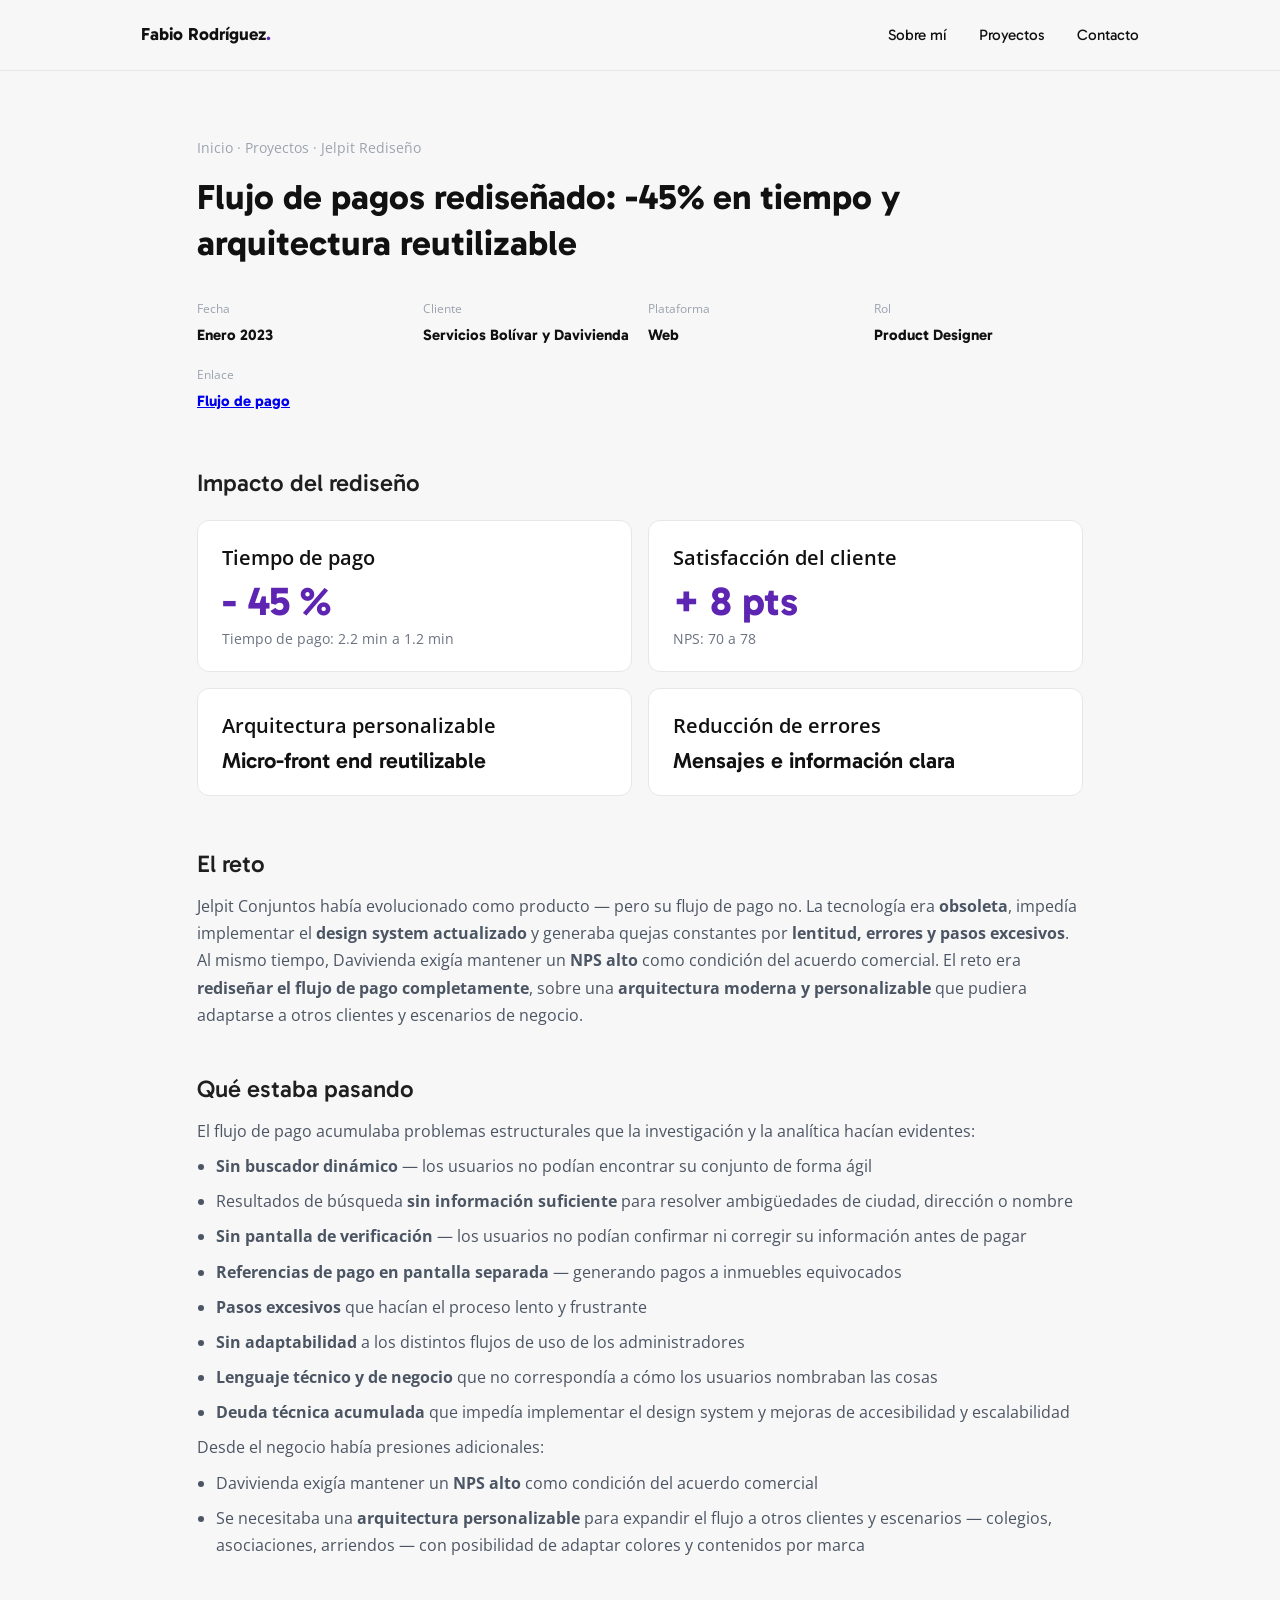
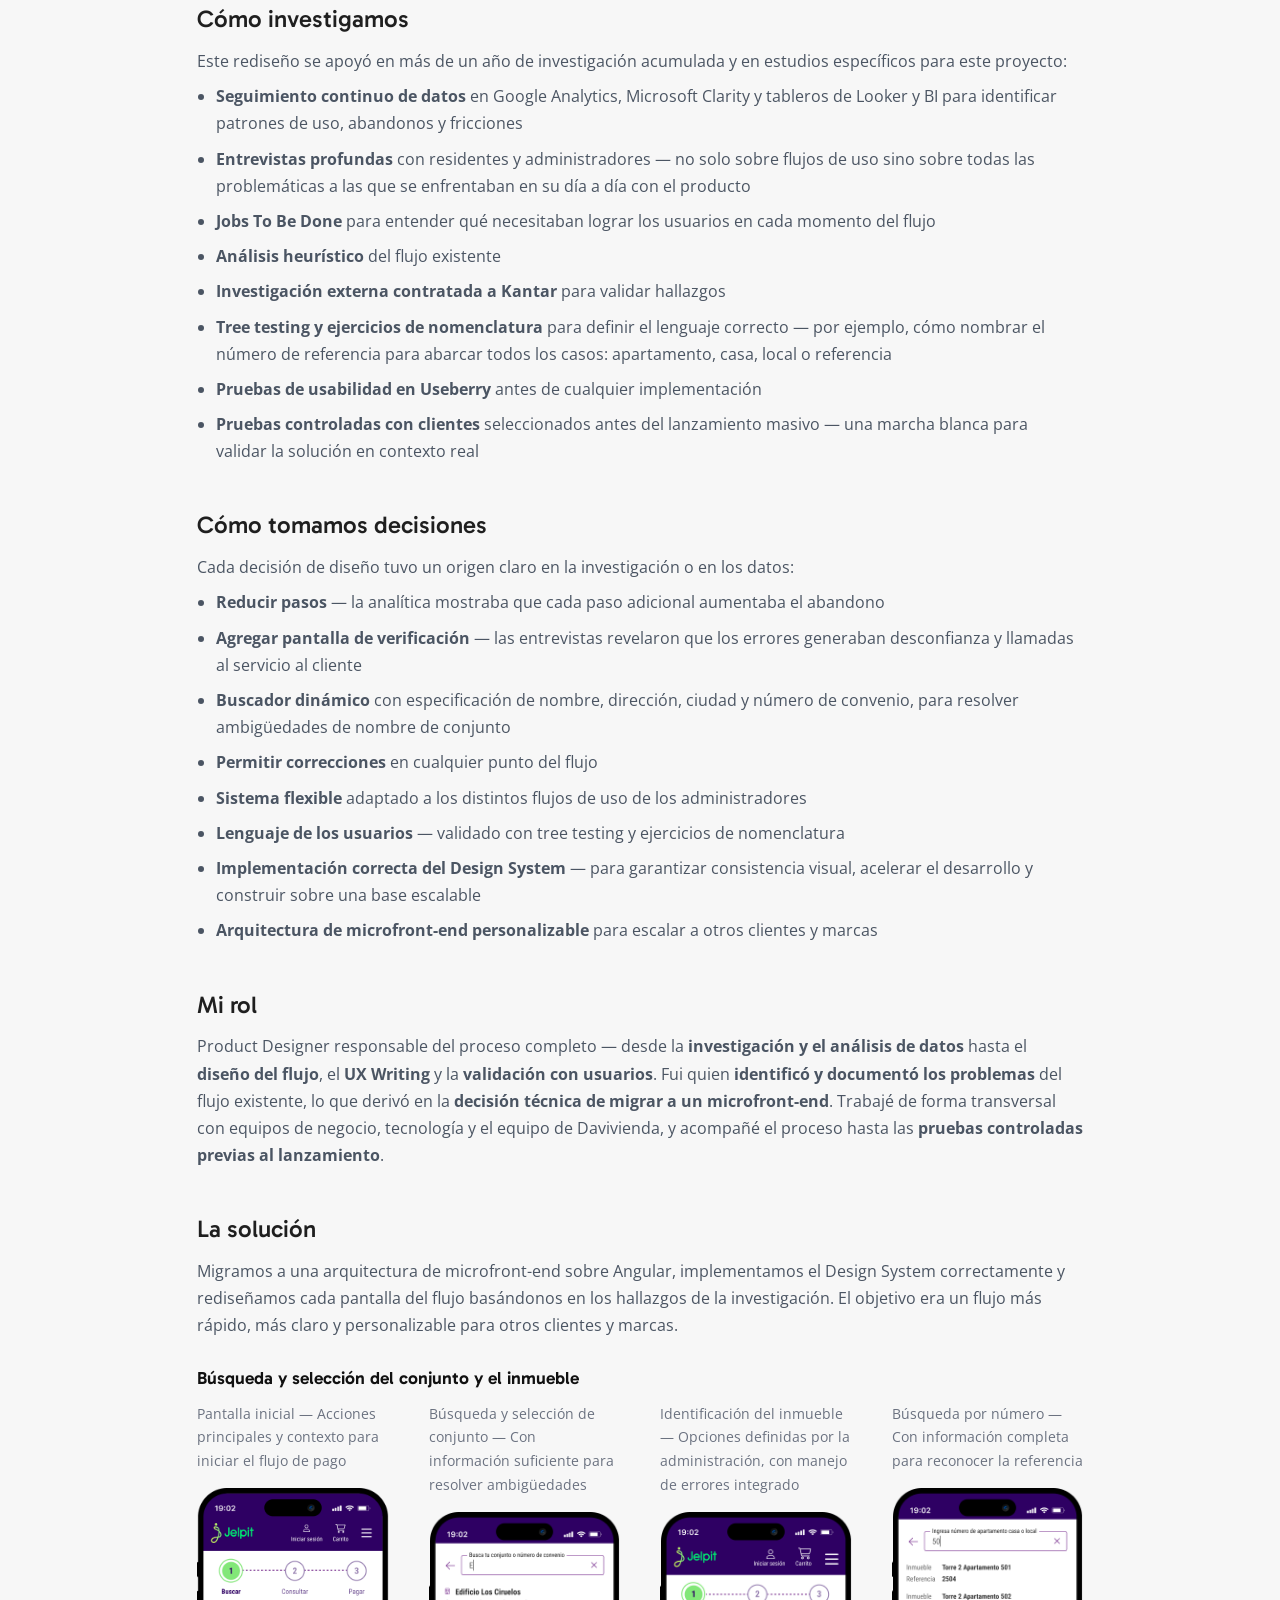
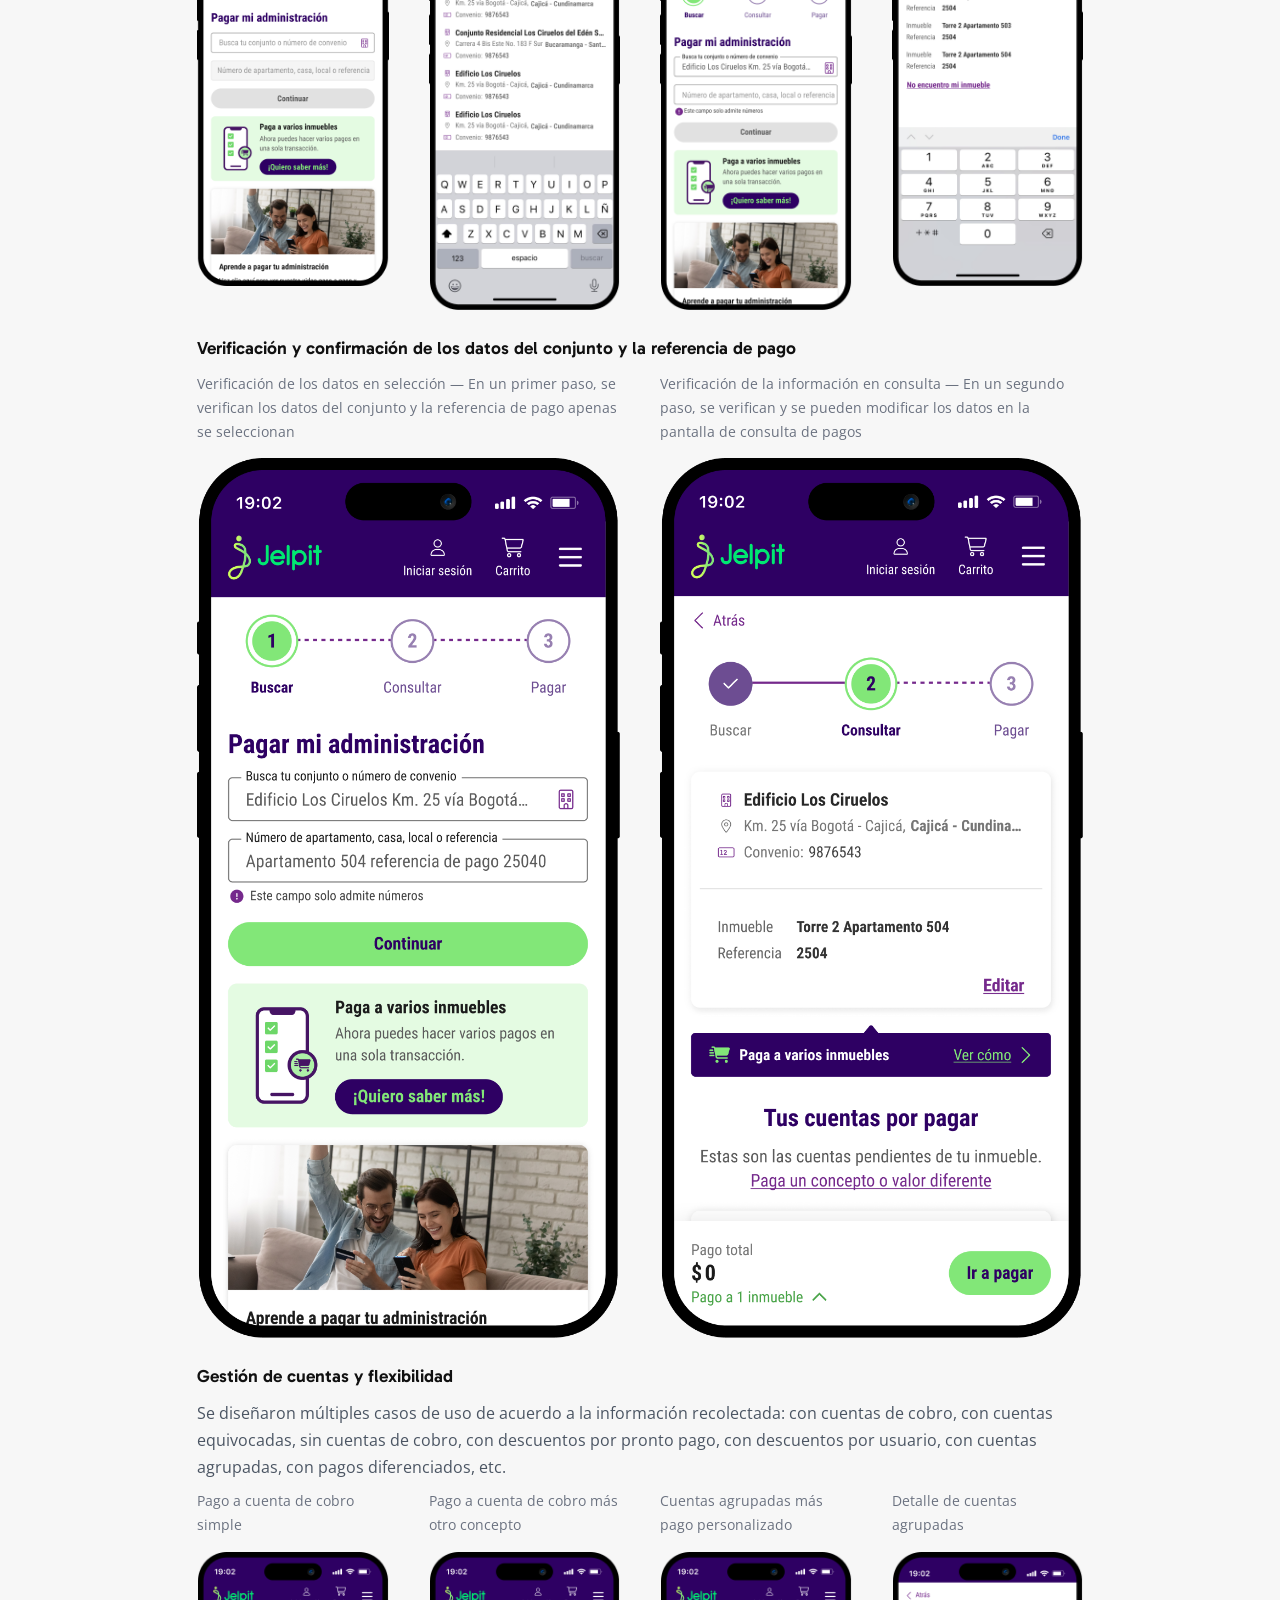
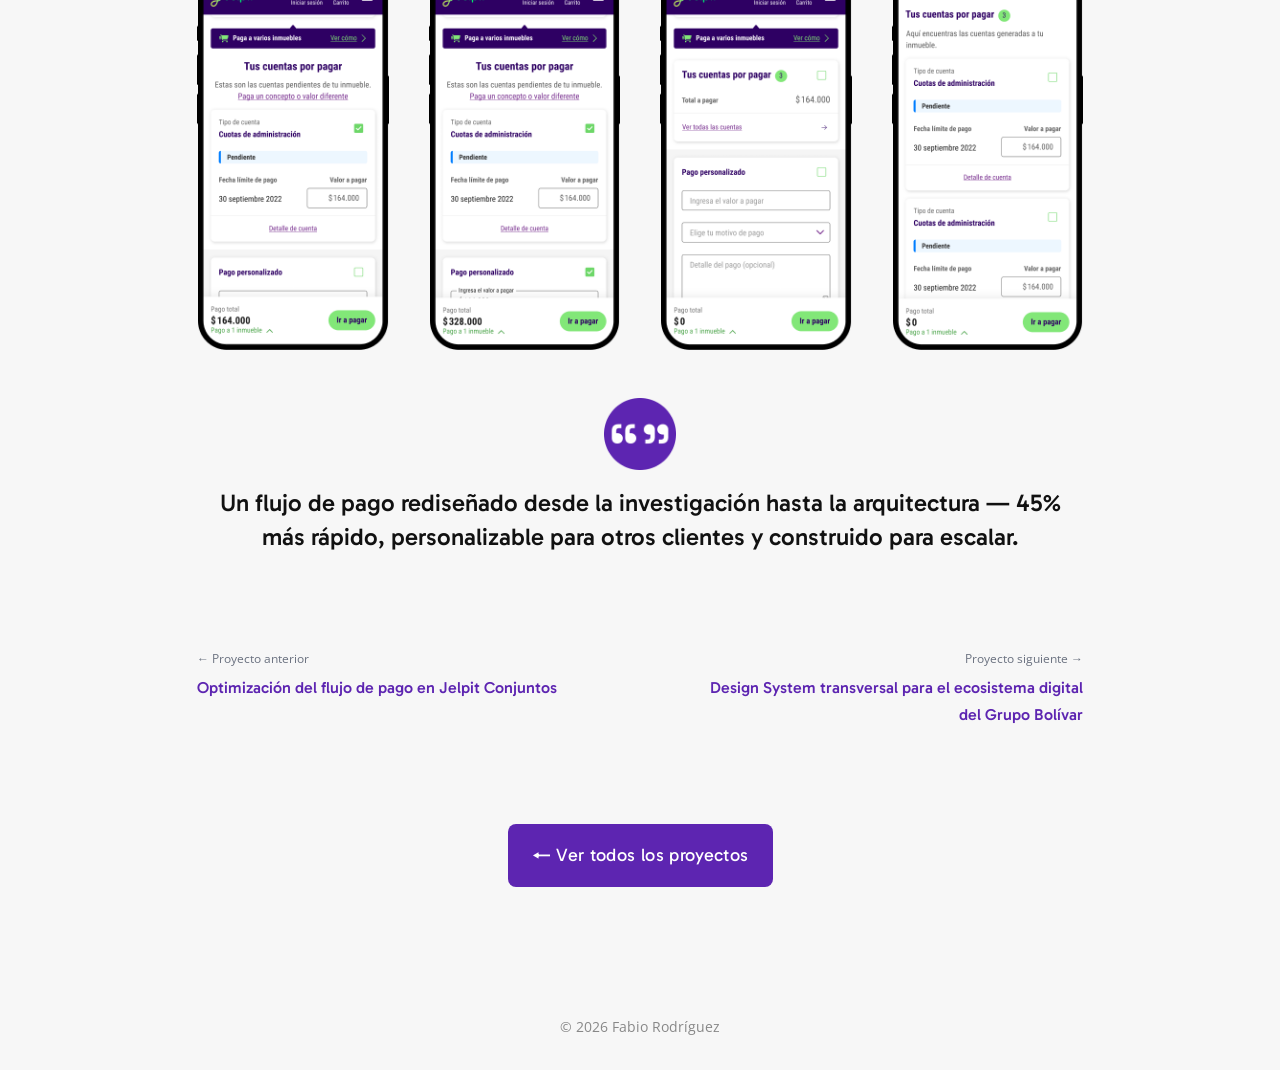
<file: jelpit-rediseno.html>
<!DOCTYPE html>
<html lang="es">
<head>
  <!-- Google Tag Manager -->
  <script>(function(w,d,s,l,i){w[l]=w[l]||[];w[l].push({'gtm.start':
  new Date().getTime(),event:'gtm.js'});var f=d.getElementsByTagName(s)[0],
  j=d.createElement(s),dl=l!='dataLayer'?'&l='+l:'';j.async=true;j.src=
  'https://www.googletagmanager.com/gtm.js?id='+i+dl;f.parentNode.insertBefore(j,f);
  })(window,document,'script','dataLayer','GTM-MK5SQ3N8');</script>
  <!-- End Google Tag Manager -->
  <meta charset="UTF-8">
  <meta name="viewport" content="width=device-width, initial-scale=1.0">
  <title>Flujo de pagos rediseñado — Fabio Rodríguez</title>
  <link rel="preconnect" href="https://fonts.googleapis.com">
  <link rel="preconnect" href="https://fonts.gstatic.com" crossorigin>
  <link href="https://fonts.googleapis.com/css2?family=Gabarito:wght@400;500;600;700&family=Open+Sans:wght@300;400;500;600&display=swap" rel="stylesheet">
  <link rel="stylesheet" href="estilos.css">
</head>
<body>
  <!-- Google Tag Manager (noscript) -->
  <noscript><iframe src="https://www.googletagmanager.com/ns.html?id=GTM-MK5SQ3N8"
  height="0" width="0" style="display:none;visibility:hidden"></iframe></noscript>
  <!-- End Google Tag Manager (noscript) -->
  <nav>
    <div class="nav-inner">
      <a href="index.html" class="logo">Fabio Rodríguez<span class="punto">.</span></a>
      <button class="menu-toggle" onclick="toggleMenu()" id="menu-btn">
        <span></span>
        <span></span>
        <span></span>
      </button>
      <ul id="nav-menu">
        <li><a href="sobre-mi.html">Sobre mí</a></li>
        <li><a href="index.html#proyectos">Proyectos</a></li>
        <li><a href="contacto.html">Contacto</a></li>
      </ul>
    </div>
  </nav>

  <section class="proyecto">
    <div class="proyecto-inner">

      <div class="proyecto-header">
        <p class="breadcrumb">
          <a href="index.html">Inicio</a> · 
          <a href="index.html#proyectos">Proyectos</a> · 
          Jelpit Rediseño
        </p>
        <h1>Flujo de pagos rediseñado: -45% en tiempo y arquitectura reutilizable</h1>
      </div>

      <div class="proyecto-meta">
        <div><span>Fecha</span><strong>Enero 2023</strong></div>
        <div><span>Cliente</span><strong>Servicios Bolívar y Davivienda</strong></div>
        <div><span>Plataforma</span><strong>Web</strong></div>
        <div><span>Rol</span><strong>Product Designer</strong></div>
        <div><span>Enlace</span><strong><a href="https://web-conjuntos.jelpit.com/pagar-mi-administracion#/" target="_blank">Flujo de pago</a></strong></div>
      </div>

      <div class="resultados-wrapper">
        <h2>Impacto del rediseño</h2>
        <div class="resultados-grid resultados-grid--2">
          <div class="resultado-card">
            <p class="resultado-label">Tiempo de pago</p>
            <p class="resultado-numero">- 45 %</p>
            <p class="resultado-detalle">Tiempo de pago: 2.2 min a 1.2 min</p>
          </div>
          <div class="resultado-card">
            <p class="resultado-label">Satisfacción del cliente</p>
            <p class="resultado-numero">+ 8 pts</p>
            <p class="resultado-detalle">NPS: 70 a 78</p>
          </div>
        </div>
        <div class="resultados-fila-2">
          <div class="resultado-card resultado-card--texto">
            <p class="resultado-label">Arquitectura personalizable</p>
            <p class="resultado-texto">Micro-front end reutilizable</p>
          </div>
          <div class="resultado-card resultado-card--texto">
            <p class="resultado-label">Reducción de errores</p>
            <p class="resultado-texto">Mensajes e información clara</p>
          </div>
        </div>
      </div>

      <div class="proyecto-contenido">

        <section>
          <h2>El reto</h2>
          <p>Jelpit Conjuntos había evolucionado como producto — pero su flujo de pago no. La tecnología era <strong>obsoleta</strong>, impedía implementar el <strong>design system actualizado</strong> y generaba quejas constantes por <strong>lentitud, errores y pasos excesivos</strong>. Al mismo tiempo, Davivienda exigía mantener un <strong>NPS alto</strong> como condición del acuerdo comercial. El reto era <strong>rediseñar el flujo de pago completamente</strong>, sobre una <strong>arquitectura moderna y personalizable</strong> que pudiera adaptarse a otros clientes y escenarios de negocio.</p>
        </section>

        <section>
          <h2>Qué estaba pasando</h2>
          <p>El flujo de pago acumulaba problemas estructurales que la investigación y la analítica hacían evidentes:</p>
          <ul>
            <li><strong>Sin buscador dinámico</strong> — los usuarios no podían encontrar su conjunto de forma ágil</li>
            <li>Resultados de búsqueda <strong>sin información suficiente</strong> para resolver ambigüedades de ciudad, dirección o nombre</li>
            <li><strong>Sin pantalla de verificación</strong> — los usuarios no podían confirmar ni corregir su información antes de pagar</li>
            <li><strong>Referencias de pago en pantalla separada</strong> — generando pagos a inmuebles equivocados</li>
            <li><strong>Pasos excesivos</strong> que hacían el proceso lento y frustrante</li>
            <li><strong>Sin adaptabilidad</strong> a los distintos flujos de uso de los administradores</li>
            <li><strong>Lenguaje técnico y de negocio</strong> que no correspondía a cómo los usuarios nombraban las cosas</li>
            <li><strong>Deuda técnica acumulada</strong> que impedía implementar el design system y mejoras de accesibilidad y escalabilidad</li>
          </ul>
          <p>Desde el negocio había presiones adicionales:</p>
          <ul>
            <li>Davivienda exigía mantener un <strong>NPS alto</strong> como condición del acuerdo comercial</li>
            <li>Se necesitaba una <strong>arquitectura personalizable</strong> para expandir el flujo a otros clientes y escenarios — colegios, asociaciones, arriendos — con posibilidad de adaptar colores y contenidos por marca</li>
          </ul>
        </section>

        <section>
          <h2>Cómo investigamos</h2>
          <p>Este rediseño se apoyó en más de un año de investigación acumulada y en estudios específicos para este proyecto:</p>
          <ul>
            <li><strong>Seguimiento continuo de datos</strong> en Google Analytics, Microsoft Clarity y tableros de Looker y BI para identificar patrones de uso, abandonos y fricciones</li>
            <li><strong>Entrevistas profundas</strong> con residentes y administradores — no solo sobre flujos de uso sino sobre todas las problemáticas a las que se enfrentaban en su día a día con el producto</li>
            <li><strong>Jobs To Be Done</strong> para entender qué necesitaban lograr los usuarios en cada momento del flujo</li>
            <li><strong>Análisis heurístico</strong> del flujo existente</li>
            <li><strong>Investigación externa contratada a Kantar</strong> para validar hallazgos</li>
            <li><strong>Tree testing y ejercicios de nomenclatura</strong> para definir el lenguaje correcto — por ejemplo, cómo nombrar el número de referencia para abarcar todos los casos: apartamento, casa, local o referencia</li>
            <li><strong>Pruebas de usabilidad en Useberry</strong> antes de cualquier implementación</li>
            <li><strong>Pruebas controladas con clientes</strong> seleccionados antes del lanzamiento masivo — una marcha blanca para validar la solución en contexto real</li>
          </ul>
        </section>

        <section>
          <h2>Cómo tomamos decisiones</h2>
          <p>Cada decisión de diseño tuvo un origen claro en la investigación o en los datos:</p>
          <ul>
            <li><strong>Reducir pasos</strong> — la analítica mostraba que cada paso adicional aumentaba el abandono</li>
            <li><strong>Agregar pantalla de verificación</strong> — las entrevistas revelaron que los errores generaban desconfianza y llamadas al servicio al cliente</li>
            <li><strong>Buscador dinámico</strong> con especificación de nombre, dirección, ciudad y número de convenio, para resolver ambigüedades de nombre de conjunto</li>
            <li><strong>Permitir correcciones</strong> en cualquier punto del flujo</li>
            <li><strong>Sistema flexible</strong> adaptado a los distintos flujos de uso de los administradores</li>
            <li><strong>Lenguaje de los usuarios</strong> — validado con tree testing y ejercicios de nomenclatura</li>
            <li><strong>Implementación correcta del Design System</strong> — para garantizar consistencia visual, acelerar el desarrollo y construir sobre una base escalable</li>
            <li><strong>Arquitectura de microfront-end personalizable</strong> para escalar a otros clientes y marcas</li>
          </ul>
        </section>

        <section>
          <h2>Mi rol</h2>
          <p>Product Designer responsable del proceso completo — desde la <strong>investigación y el análisis de datos</strong> hasta el <strong>diseño del flujo</strong>, el <strong>UX Writing</strong> y la <strong>validación con usuarios</strong>. Fui quien <strong>identificó y documentó los problemas</strong> del flujo existente, lo que derivó en la <strong>decisión técnica de migrar a un microfront-end</strong>. Trabajé de forma transversal con equipos de negocio, tecnología y el equipo de Davivienda, y acompañé el proceso hasta las <strong>pruebas controladas previas al lanzamiento</strong>.</p>
        </section>

        <section>
          <h2>La solución</h2>
          <p>Migramos a una arquitectura de microfront-end sobre Angular, implementamos el Design System correctamente y rediseñamos cada pantalla del flujo basándonos en los hallazgos de la investigación. El objetivo era un flujo más rápido, más claro y personalizable para otros clientes y marcas.</p>

          <h4>Búsqueda y selección del conjunto y el inmueble</h4>

          <div class="row-imagen">
            <section class="proyecto-imagen">
              <p>Pantalla inicial — Acciones principales y contexto para iniciar el flujo de pago</p>
              <img src="img/jelpit-rediseno/01-pantalla-inicial.png" alt="Pantalla inicial del flujo de pago">
            </section>
            <section class="proyecto-imagen">
              <p>Búsqueda y selección de conjunto — Con información suficiente para resolver ambigüedades</p>
              <img src="img/jelpit-rediseno/02-busqueda.png" alt="Búsqueda y selección de conjunto">
            </section>
            <section class="proyecto-imagen">
              <p>Identificación del inmueble — Opciones definidas por la administración, con manejo de errores integrado</p>
              <img src="img/jelpit-rediseno/03-inmueble.png" alt="Identificación del inmueble o referencia de pago">
            </section>
            <section class="proyecto-imagen">
              <p>Búsqueda por número — Con información completa para reconocer la referencia</p>
              <img src="img/jelpit-rediseno/04-inmuble.png" alt="Búsqueda por número de inmueble">
            </section>
          </div>

          <h4>Verificación y confirmación de los datos del conjunto y la referencia de pago</h4>

          <div class="row-imagen">
            <section class="proyecto-imagen">
              <p>Verificación de los datos en selección — En un primer paso, se verifican los datos del conjunto y la referencia de pago apenas se seleccionan</p>
              <img src="img/jelpit-rediseno/05-verificacion-seleccion.png" alt="Verificación de datos en selección">
            </section>
            <section class="proyecto-imagen">
              <p>Verificación de la información en consulta — En un segundo paso, se verifican y se pueden modificar los datos en la pantalla de consulta de pagos</p>
              <img src="img/jelpit-rediseno/06-verificacion-consulta.png" alt="Verificación de información en consulta">
            </section>
          </div>

          <h4>Gestión de cuentas y flexibilidad</h4>
          <p>Se diseñaron múltiples casos de uso de acuerdo a la información recolectada: con cuentas de cobro, con cuentas equivocadas, sin cuentas de cobro, con descuentos por pronto pago, con descuentos por usuario, con cuentas agrupadas, con pagos diferenciados, etc.</p>

          <div class="row-imagen">
            <section class="proyecto-imagen">
              <p>Pago a cuenta de cobro simple</p>
              <img src="img/jelpit-rediseno/07-pago-simple.png" alt="Pago a cuenta de cobro simple">
            </section>
            <section class="proyecto-imagen">
              <p>Pago a cuenta de cobro más otro concepto</p>
              <img src="img/jelpit-rediseno/08-mas-otro.png" alt="Pago a cuenta de cobro más otro concepto">
            </section>
            <section class="proyecto-imagen">
              <p>Cuentas agrupadas más pago personalizado</p>
              <img src="img/jelpit-rediseno/09-agrupadas.png" alt="Cuentas agrupadas más pago personalizado">
            </section>
            <section class="proyecto-imagen">
              <p>Detalle de cuentas agrupadas</p>
              <img src="img/jelpit-rediseno/10-detalle.png" alt="Detalle de cuentas agrupadas">
            </section>
          </div>

        </section>

      </div>

      <div class="proyecto-quote">
        <img src="img/comillas.png" alt="comillas" style="width: 72px;">
        <h3>Un flujo de pago rediseñado desde la investigación hasta la arquitectura — 45% más rápido, personalizable para otros clientes y construido para escalar.</h3>
      </div>

      <div class="proyecto-nav">
        <a href="jelpit-opt.html" class="proyecto-nav-anterior">
          <span class="nav-label">← Proyecto anterior</span>
          <span class="nav-titulo">Optimización del flujo de pago en Jelpit Conjuntos</span>
        </a>
        <a href="design-system.html" class="proyecto-nav-siguiente">
          <span class="nav-label">Proyecto siguiente →</span>
          <span class="nav-titulo">Design System transversal para el ecosistema digital del Grupo Bolívar</span>
        </a>
      </div>

      <div class="proyecto-cta">
        <a href="index.html#proyectos" class="btn">← Ver todos los proyectos</a>
      </div>

    </div>
  </section>

  <footer>
    <p>© 2026 Fabio Rodríguez</p>
  </footer>

  <script src="scripts.js"></script>

</body>
</html>
</file>
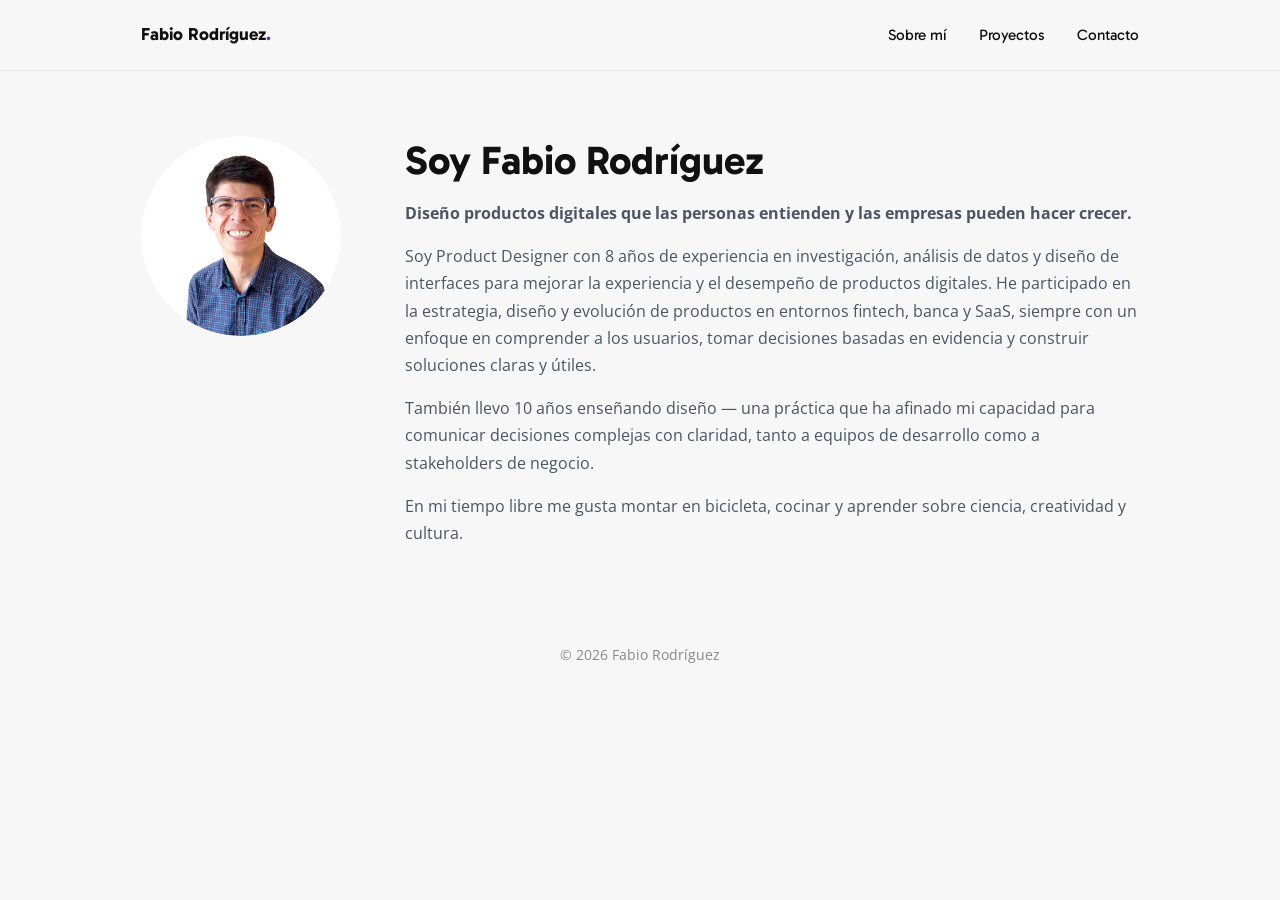
<file: sobre-mi.html>
<!DOCTYPE html>
<html lang="es">
<head>
  <!-- Google Tag Manager -->
  <script>(function(w,d,s,l,i){w[l]=w[l]||[];w[l].push({'gtm.start':
  new Date().getTime(),event:'gtm.js'});var f=d.getElementsByTagName(s)[0],
  j=d.createElement(s),dl=l!='dataLayer'?'&l='+l:'';j.async=true;j.src=
  'https://www.googletagmanager.com/gtm.js?id='+i+dl;f.parentNode.insertBefore(j,f);
  })(window,document,'script','dataLayer','GTM-MK5SQ3N8');</script>
  <!-- End Google Tag Manager -->
  <meta charset="UTF-8">
  <meta name="viewport" content="width=device-width, initial-scale=1.0">
  <title>Sobre mí — Fabio Rodríguez</title>
  <link rel="preconnect" href="https://fonts.googleapis.com">
  <link rel="preconnect" href="https://fonts.gstatic.com" crossorigin>
  <link href="https://fonts.googleapis.com/css2?family=Gabarito:wght@400;500;600;700&family=Open+Sans:wght@300;400;500;600&display=swap" rel="stylesheet">
  <link rel="stylesheet" href="estilos.css">
</head>
<body>
  <!-- Google Tag Manager (noscript) -->
  <noscript><iframe src="https://www.googletagmanager.com/ns.html?id=GTM-MK5SQ3N8"
  height="0" width="0" style="display:none;visibility:hidden"></iframe></noscript>
  <!-- End Google Tag Manager (noscript) -->
  <!-- NAV -->
  <nav>
    <div class="nav-inner">
      <a href="index.html" class="logo">Fabio Rodríguez<span class="punto">.</span></a>
      <button class="menu-toggle" onclick="toggleMenu()" id="menu-btn">
        <span></span>
        <span></span>
        <span></span>
      </button>
      <ul id="nav-menu">
        <li><a href="sobre-mi.html">Sobre mí</a></li>
        <li><a href="index.html#proyectos">Proyectos</a></li>
        <li><a href="contacto.html">Contacto</a></li>
      </ul>
    </div>
  </nav>

  <!-- SOBRE MÍ -->
  <section class="sobre-mi">
    <div class="sobre-mi-inner">

      <div class="sobre-mi-foto">
        <img src="img/foto.png" alt="Fabio Rodríguez">
      </div>

      <div class="sobre-mi-texto">
        <h1>Soy Fabio Rodríguez</h1>
        <p><strong>Diseño productos digitales que las personas entienden y las empresas pueden hacer crecer.</strong></p>
        <p>Soy Product Designer con 8 años de experiencia en investigación, análisis de datos y diseño de interfaces para mejorar la experiencia y el desempeño de productos digitales. He participado en la estrategia, diseño y evolución de productos en entornos fintech, banca y SaaS, siempre con un enfoque en comprender a los usuarios, tomar decisiones basadas en evidencia y construir soluciones claras y útiles.</p>
        <p>También llevo 10 años enseñando diseño — una práctica que ha afinado mi capacidad para comunicar decisiones complejas con claridad, tanto a equipos de desarrollo como a stakeholders de negocio.</p>
        <p>En mi tiempo libre me gusta montar en bicicleta, cocinar y aprender sobre ciencia, creatividad y cultura.</p>
      </div>

    </div>
  </section>

  <!-- FOOTER -->
  <footer>
    <p>© 2026 Fabio Rodríguez</p>
  </footer>

  <script>
    function toggleMenu() {
      const menu = document.getElementById('nav-menu');
      const btn = document.getElementById('menu-btn');
      menu.classList.toggle('abierto');
      btn.classList.toggle('activo');
    }
  </script>

</body>
</html>
</file>
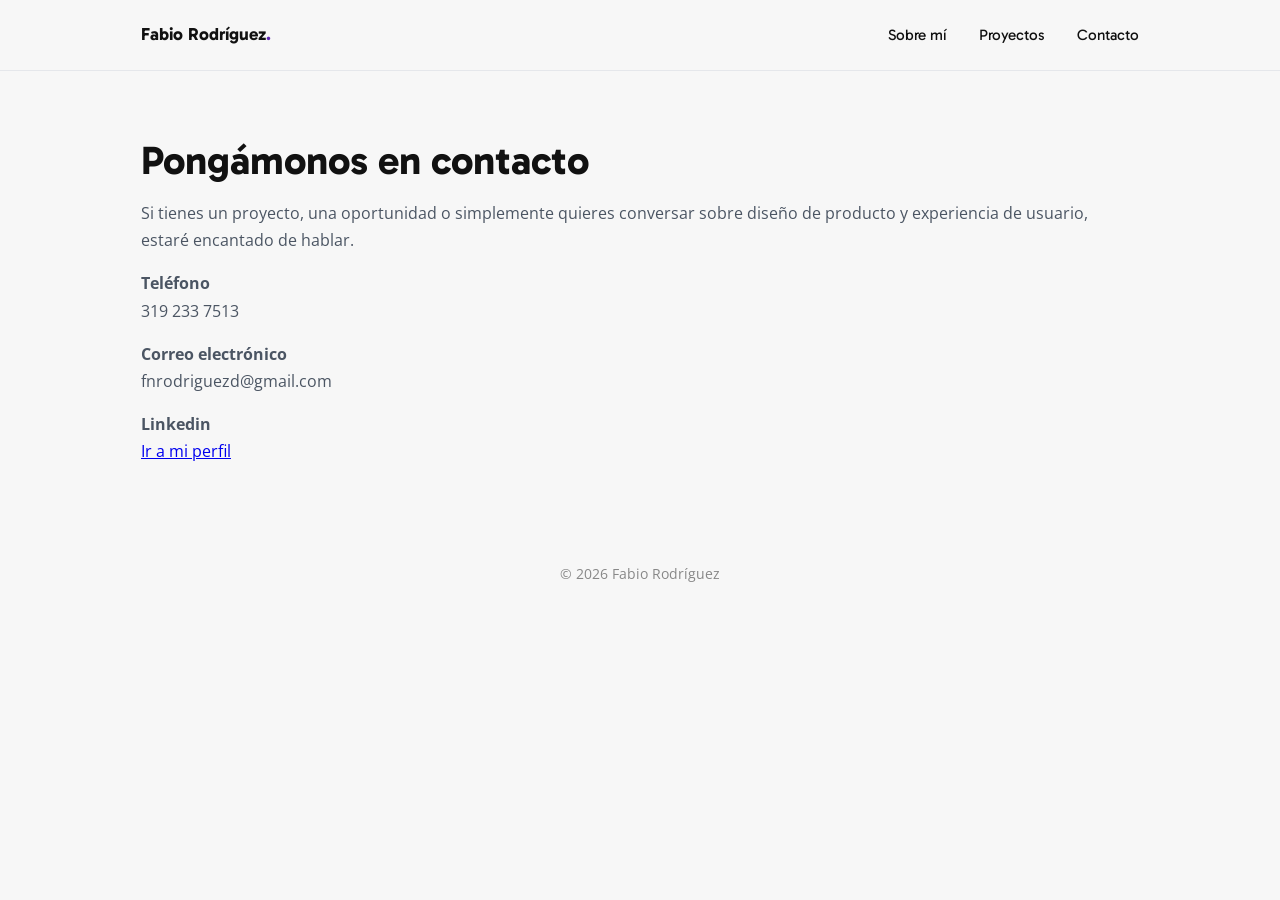
<file: img/contacto.html>
<!DOCTYPE html>
<html lang="es">
  <!-- Google tag (gtag.js) -->
  <script async src="https://www.googletagmanager.com/gtag/js?id=G-DX7BJ5B2TN"></script>
  <script>
    window.dataLayer = window.dataLayer || [];
    function gtag(){dataLayer.push(arguments);}
    gtag('js', new Date());

    gtag('config', 'G-DX7BJ5B2TN');
  </script>
<head>
  <meta charset="UTF-8">
  <meta name="viewport" content="width=device-width, initial-scale=1.0">
  <title>Contacto — Fabio Rodríguez</title>
  <link rel="preconnect" href="https://fonts.googleapis.com">
  <link rel="preconnect" href="https://fonts.gstatic.com" crossorigin>
  <link href="https://fonts.googleapis.com/css2?family=Gabarito:wght@400;500;600;700&family=Open+Sans:wght@300;400;500;600&display=swap" rel="stylesheet">
  <link rel="stylesheet" href="estilos.css">
</head>
<body>

  <!-- NAV -->
  <nav>
    <div class="nav-inner">
      <a href="index.html" class="logo">Fabio Rodríguez<span class="punto">.</span></a>
      <button class="menu-toggle" onclick="toggleMenu()" id="menu-btn">
        <span></span>
        <span></span>
        <span></span>
      </button>
      <ul id="nav-menu">
        <li><a href="sobre-mi.html">Sobre mí</a></li>
        <li><a href="index.html#proyectos">Proyectos</a></li>
        <li><a href="contacto.html">Contacto</a></li>
      </ul>
    </div>
  </nav>

  <!-- CONTACTO -->
  <section class="sobre-mi">
    <div class="sobre-mi-inner">

      <div class="sobre-mi-texto">
        <h1>Pongámonos en contacto</h1>
        <p>Si tienes un proyecto, una oportunidad o simplemente quieres conversar sobre diseño de producto y experiencia de usuario, estaré encantado de hablar.</p>
        <p><strong>Teléfono</strong>
        <br>319 233 7513</p>
        <p><strong>Correo electrónico</strong>
        <br>fnrodriguezd@gmail.com</p>
        <p><strong>Linkedin</strong>
        <br><a href="https://linkedin.com/in/fnrodriguezd" target="_blank">Ir a mi perfil</a></p>
      </div>

    </div>
  </section>

  <!-- FOOTER -->
  <footer>
    <p>© 2026 Fabio Rodríguez</p>
  </footer>

  <script>
    function toggleMenu() {
      const menu = document.getElementById('nav-menu');
      const btn = document.getElementById('menu-btn');
      menu.classList.toggle('abierto');
      btn.classList.toggle('activo');
    }
  </script>

</body>
</html>
</file>
<file: estilos.css>
*, *::before, *::after {
  box-sizing: border-box;
  margin: 0;
  padding: 0;
}

:root {
  --fondo: #F7F7F7;
  --texto: #111111;
  --acento: #5D25B1;
  --fuente-titulo: 'Gabarito', sans-serif;
  --fuente-cuerpo: 'Open Sans', sans-serif;
}

body {
  background-color: var(--fondo);
  color: var(--texto);
  font-family: var(--fuente-cuerpo);
  font-size: 16px;
  line-height: 1.7;
  padding-top: 72px;
}

/* NAV */
nav {
  position: fixed;
  top: 0;
  left: 0;
  right: 0;
  background: var(--fondo);
  border-bottom: 1px solid #E5E7EB;
  z-index: 100;
}

.nav-inner {
  display: flex;
  justify-content: space-between;
  align-items: center;
  padding: 1.25rem 5%;
  max-width: 1126px;
  margin: 0 auto;
}

.logo {
  font-family: var(--fuente-titulo);
  font-weight: 700;
  font-size: 1.1rem;
  color: var(--texto);
  text-decoration: none;
}

.punto {
  color: var(--acento);
}

nav ul {
  list-style: none;
  display: flex;
  gap: 2rem;
}

nav ul a {
  text-decoration: none;
  color: var(--texto);
  font-size: 0.95rem;
  font-family: var(--fuente-titulo);
  font-weight: 400;
}

nav ul a:hover {
  color: var(--acento);
}

/* HERO */
.hero {
  padding: 2rem 5% 0;
  max-width: 1126px;
  margin: 0 auto;
}

.hero-card {
  background: #F0FAFF;
  border: 1px solid #E5E7EB;
  border-radius: 16px;
  box-shadow: 0px 4px 16px 0px rgba(0, 0, 0, 0.04);
  display: flex;
  align-items: flex-start;
  justify-content: space-between;
  padding: 40px 48px;
  gap: 2rem;
  margin-bottom: 24px;
}

.hero-texto {
  max-width: 620px;
}

.hero-texto h1 {
  font-family: var(--fuente-titulo);
  font-size: 2.5rem;
  font-weight: 700;
  line-height: 1.2;
  margin-bottom: 16px;
}

.hero-texto h1 span {
  color: var(--acento);
}

.hero-texto p {
  font-size: 1rem;
  color: #4B5563;
  margin-bottom: 40px;
  max-width: 540px;
}

.hero-foto img {
  width: 140px;
  height: 140px;
  border-radius: 50%;
  object-fit: cover;
}

.btn {
  display: inline-flex;
  align-items: center;
  gap: 24px;
  padding: 16px 24px;
  background: var(--acento);
  color: #fff;
  border-radius: 8px;
  text-decoration: none;
  font-family: var(--fuente-titulo);
  font-size: 18px;
  font-weight: 400;
  letter-spacing: 0.02em;
  transition: opacity 0.2s;
  white-space: nowrap;
}

.btn:hover {
  opacity: 0.85;
}

/* PILLS */
.pills {
  display: flex;
  gap: 1rem;
  padding: 0 5% 3rem;
  max-width: 1126px;
  margin: 0 auto;
}

.pill {
  flex: 1;
  background: #fff;
  border-radius: 12px;
  border: 1px solid #E5E7EB;
  box-shadow: 0px 4px 16px 0px rgba(0, 0, 0, 0.04);
  padding: 1.25rem 1.5rem;
  display: flex;
  flex-direction: column;
  gap: 0.25rem;
  text-align: center;
  line-height: 1.2;
}

.pill strong {
  font-family: var(--fuente-titulo);
  font-size: 32px;
  font-weight: 600;
  color: var(--acento);
}

.pill span {
  font-family: var(--fuente-titulo);
  font-size: 18px;
  font-weight: 300;
  color: #5C667B;
}

/* LOGOS */
.logos {
  display: flex;
  align-items: center;
  justify-content: center;
  gap: 3rem;
  padding: 2rem 5%;
  max-width: 1126px;
  margin: 0 auto;
  filter: grayscale(100%);
  opacity: 0.6;
}

.logos img {
  object-fit: contain;
}

.logo-aval {
  height: 32px;
}

.logo-bogota {
  height: 32px;
}

.logo-davivienda {
  height: 22px;
}

.logo-bolivar {
  height: 40px;
}

.logo-jelpit {
  height: 44px;
}

/* BREADCRUMB */
.breadcrumb a {
  color: #9CA3AF;
  text-decoration: none;
}

.breadcrumb a:hover {
  color: var(--acento);
}

/* PROYECTOS */

.proyectos {
  padding: 4rem 5%;
  max-width: 1126px;
  margin: 0 auto;
}

.proyectos h2 {
  font-family: var(--fuente-titulo);
  font-size: 40px;
  font-weight: 700;
  text-align: center;
  margin-bottom: 0.5rem;
}

.subtitulo-seccion {
  text-align: center;
  color: #6B7280;
  font-size: 18px;
  margin-bottom: 2.5rem;
}

.grid-proyectos {
  display: grid;
  grid-template-columns: repeat(2, 1fr);
  gap: 1.5rem;
}

.card {
  background: #fff;
  border-radius: 12px;
  border: 1px solid #E5E7EB;
  overflow: hidden;
}

.card-imagen {
  width: 100%;
  height: 340px;
  display: flex;
  align-items: center;
  justify-content: center;
  overflow: hidden;
}

.card-imagen img {
  width: 100%;
  height: 100%;
  object-fit: cover;
}

.card-link-wrapper {
  text-decoration: none;
  color: inherit;
  display: block;
}

.card-link-wrapper:hover .card {
  border-color: var(--acento);
  transition: border-color 0.2s;
}

.card-contenido {
  padding: 1.5rem;
  display: flex;
  flex-direction: column;
  gap: 0.75rem;
}

.card-contenido h3 {
  font-family: var(--fuente-titulo);
  font-size: 1.725rem;
  font-weight: 700;
  color: var(--texto);
  line-height: 1.3;
}

.card-contenido p {
  font-size: 1rem;
  color: #6B7280;
  line-height: 1.6;
}

.pills-card {
  display: flex;
  flex-wrap: wrap;
  gap: 0.5rem;
}

.pill-tag {
  font-size: 0.75rem;
  padding: 4px 10px;
  border-radius: 20px;
  border: 1px solid #E5E7EB;
  color: var(--texto);
  background: #fff;
}

.card-link {
  font-size: 0.875rem;
  color: var(--acento);
  text-decoration: none;
  font-weight: 500;
  margin-top: 0.25rem;
}

.card-link:hover {
  text-decoration: underline;
}

.seccion-con-imagen {
  display: flex;
  align-items: flex-start;
  gap: 2rem;
}

.seccion-con-imagen img {
  height: auto;
  width: 100%;
}

.seccion-texto {
  flex: 1;
}

/* CONTACTO */
.contacto {
  padding: 4rem 5%;
  max-width: 1126px;
  margin: 0 auto;
  text-align: center;
}

.contacto h2 {
  font-family: var(--fuente-titulo);
  font-size: 1.75rem;
  font-weight: 700;
}

/* FOOTER */
footer {
  text-align: center;
  padding: 2rem;
  font-size: 0.85rem;
  color: #888;
}

/* HAMBURGUESA */
.menu-toggle {
  display: none;
  flex-direction: column;
  gap: 5px;
  cursor: pointer;
  background: none;
  border: none;
  padding: 4px;
}

.menu-toggle span {
  width: 24px;
  height: 2px;
  background: var(--texto);
  border-radius: 2px;
  transition: all 0.3s;
}

/* SOBRE MÍ */
.sobre-mi {
  padding: 4rem 5%;
  max-width: 1126px;
  margin: 0 auto;
}

.sobre-mi-inner {
  display: flex;
  gap: 4rem;
  align-items: flex-start;
}

.sobre-mi-foto img {
  width: 200px;
  height: 200px;
  border-radius: 50%;
  object-fit: cover;
}

.sobre-mi-texto {
  display: flex;
  flex-direction: column;
  gap: 1rem;
}

.sobre-mi-texto h1 {
  font-family: var(--fuente-titulo);
  font-size: 2.5rem;
  font-weight: 700;
  line-height: 1.2;
}

.sobre-mi-tagline {
  font-family: var(--fuente-titulo);
  font-size: 1.25rem;
  font-weight: 600;
  color: var(--acento);
}

.sobre-mi-texto p {
  font-size: 1rem;
  color: #4B5563;
  line-height: 1.7;
}

/* PROYECTO */
.proyecto {
  padding: 4rem 5%;
}

.proyecto-inner {
  max-width: 886px;
  margin: 0 auto;
}

/* HEADER */
.proyecto-header {
  margin-bottom: 2rem;
}

.breadcrumb {
  font-size: 0.85rem;
  color: #9CA3AF;
  margin-bottom: 1rem;
}

.proyecto-header h1 {
  font-family: var(--fuente-titulo);
  font-size: 2.2rem;
  line-height: 1.3;
}

/* META */
.proyecto-meta {
  display: grid;
  grid-template-columns: repeat(4, 1fr);
  gap: 1rem;
  margin-bottom: 3rem;
}

.proyecto-meta div {
  display: flex;
  flex-direction: column;
  gap: 0.25rem;
}

.proyecto-meta span {
  font-size: 0.75rem;
  color: #9CA3AF;
}

.proyecto-meta strong {
  font-family: var(--fuente-titulo);
  font-size: 0.95rem;
}

/* RESULTADOS */
.resultados-wrapper {
  display: flex;
  flex-direction: column;
  gap: 1rem;
  margin-bottom: 3rem;
}

.resultados-grid {
  display: grid;
  grid-template-columns: repeat(3, 1fr);
  gap: 1rem;
}

.resultados-grid--2 {
  grid-template-columns: repeat(2, 1fr);
}

.resultados-grid--4 {
  grid-template-columns: repeat(4, 1fr);
}

.resultados-fila-2 {
  display: grid;
  grid-template-columns: repeat(2, 1fr);
  gap: 1rem;
}

.resultado-card {
  background: #fff;
  border: 1px solid #E5E7EB;
  border-radius: 12px;
  padding: 1.25rem 1.5rem;
  display: flex;
  flex-direction: column;
  gap: 0.25rem;
}

.resultado-label {
  font-family: var(--fuente-cuerpo);
  font-size: 20px;
  font-weight: 600;
  color: var(--texto);
}

.resultado-numero {
  font-family: var(--fuente-titulo);
  font-size: 40px;
  font-weight: 700;
  color: var(--acento);
  line-height: 1.1;
}

.resultado-detalle {
  font-family: var(--fuente-cuerpo);
  font-size: 14px;
  color: #6B7280;
}

.resultado-card--texto .resultado-texto {
  font-family: var(--fuente-titulo);
  font-size: 22px;
  font-weight: 600;
  color: var(--texto);
  line-height: 1.3;
}

/* SUBTÍTULO PROYECTO */
.proyecto-subtitulo {
  font-family: var(--fuente-titulo);
  font-size: 1.25rem;
  font-weight: 500;
  color: #6B7280;
  margin-bottom: 1rem;
  margin-top: 0.5rem;
}

/* CONTENIDO */
.proyecto-contenido {
  display: flex;
  flex-direction: column;
  gap: 2.0rem;
}

.proyecto-contenido h2 {
  font-family: var(--fuente-titulo);
  font-size: 24px;
  font-weight: 500;
  color: #1F1F1F;
  margin-bottom: 0.5rem;
}

.proyecto-contenido h4 {
  font-family: var(--fuente-titulo);
  font-size: 1.1rem;
  font-weight: 600;
  margin-top: 1.5rem;
  margin-bottom: 0.5rem;
  color: var(--texto);
}

.proyecto-contenido p {
  color: #4B5563;
  margin-bottom: 0.5em;
}

.proyecto-contenido ul {
  padding-left: 1.2rem;
  color: #4B5563;
}

.proyecto-contenido li {
  margin-bottom: 0.5rem;
}

.proyecto-contenido + .resultados-wrapper {
  margin-top: 2rem;
}

/* IMAGEN */
.proyecto-imagen img {
  width: 100%;
  border-radius: 12px;
  border: none;
}

.proyecto-imagen {
  display: flex;
  flex-direction: column;
  gap: 0.5rem;
  flex: 1;
}

.proyecto-imagen p {
  font-size: 14px;
  color: #6B7280;
  min-height: 3.4em;
}

.row-imagen {
  display: flex;
  flex-direction: row;
  flex-wrap: wrap;
  gap: 40px;
}

.img-lateral {
  height: 232px;
  width: auto;
  flex-shrink: 0;
  max-width: 446px;
}

/* QUOTE */
.proyecto-quote {
  display: flex;
  flex-direction: column;
  align-items: center;
  text-align: center;
  gap: 1rem;
  margin-top: 3rem;
}

.proyecto-quote h3 {
  font-family: var(--fuente-titulo);
  font-size: 24px;
  font-weight: 500;
  line-height: 1.4;
}

/* CTA */
.proyecto-cta {
  margin-top: 4rem;
  text-align: center;
  padding: 2rem;
}

.proyecto-cta p {
  margin-bottom: 1.5rem;
  font-size: 1.1rem;
}

/* LIGHTBOX */
.lightbox-overlay {
  display: none;
  position: fixed;
  top: 0;
  left: 0;
  width: 100%;
  height: 100%;
  background: rgba(0, 0, 0, 0.85);
  z-index: 1000;
  align-items: center;
  justify-content: center;
  cursor: pointer;
}

.lightbox-overlay.activo {
  display: flex;
}

.lightbox-overlay img {
  max-width: 90vw;
  max-height: 90vh;
  object-fit: contain;
  border-radius: 8px;
  cursor: default;
}

/* NAVEGACIÓN ENTRE PROYECTOS */
.proyecto-nav {
  margin-top: 4rem;
  padding-top: 2rem;
  border-top: 0.5px solid var(--color-border-tertiary);
  display: flex;
  justify-content: space-between;
  gap: 2rem;
}

.proyecto-nav-anterior {
  display: flex;
  flex-direction: column;
  gap: 4px;
  text-decoration: none;
  text-align: left;
  max-width: 45%;
}

.proyecto-nav-siguiente {
  display: flex;
  flex-direction: column;
  gap: 4px;
  text-decoration: none;
  text-align: right;
  max-width: 45%;
}

.nav-label {
  font-size: 12px;
  color: #6B7280;
  font-family: var(--fuente-cuerpo);
}

.nav-titulo {
  font-family: var(--fuente-titulo);
  font-size: 16px;
  font-weight: 500;
  color: var(--acento);
}

.proyecto-nav-siguiente:hover .nav-titulo,
.proyecto-nav-anterior:hover .nav-titulo {
  opacity: 0.75;
}

.resultados-wrapper h2 {
  font-family: var(--fuente-titulo);
  font-size: 24px;
  font-weight: 500;
  color: #1F1F1F;
  margin-bottom: 0;
}

/* RESPONSIVE */
@media (max-width: 768px) {

  /* NAV */
  body {
    padding-top: 0px;
  }

  .menu-toggle {
    display: flex;
  }

  nav ul {
    display: none;
    flex-direction: column;
    gap: 1rem;
    position: absolute;
    top: 64px;
    left: 0;
    right: 0;
    background: var(--fondo);
    padding: 1.5rem 5%;
    border-bottom: 1px solid #E5E7EB;
    z-index: 100;
  }

  nav ul.abierto {
    display: flex;
  }

  nav {
    position: sticky;
    top: 0;
  }

  /* HERO */
  .hero-card {
    flex-direction: column;
    align-items: center;
    text-align: center;
    padding: 2rem 1.5rem;
  }

  .hero-foto {
    order: 1;
    margin-top: 0;
    margin-bottom: 1.5rem;
  }

  .menu-toggle.activo span:nth-child(1) {
    transform: translateY(7px) rotate(45deg);
  }

  .menu-toggle.activo span:nth-child(2) {
    opacity: 0;
  }

  .menu-toggle.activo span:nth-child(3) {
    transform: translateY(-7px) rotate(-45deg);
  }

  .hero-texto {
    order: 2;
  }

  .hero-texto p {
    max-width: 100%;
  }

  /* PILLS */
  .pills {
    flex-direction: column;
  }

  /* LOGOS */
  .logos {
    display: flex;
    flex-direction: column;
    align-items: center;
    gap: 1.5rem;
  }

  .sobre-mi-inner {
    flex-direction: column;
    align-items: center;
    text-align: left;
  }

  .card-imagen {
    height: 192px;
  }

  /* GRID PROYECTOS */
  .grid-proyectos {
    grid-template-columns: 1fr;
  }

 .row-imagen {
    flex-wrap: wrap;
  }

  .row-imagen--vertical {
    flex-direction: column;
  }

  .row-imagen .proyecto-imagen {
    flex: 1 1 calc(50% - 20px);
  }

  .seccion-con-imagen { 
    flex-direction: column; 
  }

  .seccion-con-imagen img {
    height: auto;
    width: 100%;
    flex-shrink: 1;
  }

  .proyecto-meta {
    grid-template-columns: 1fr 1fr;
  }

  /* GRID RESULTADOS */
  .resultados-grid {
    grid-template-columns: 1fr;
  }

  .resultados-grid--2 {
    grid-template-columns: 1fr;
  }

  .resultados-grid--4 {
    grid-template-columns: 1fr;
  }
  
  .resultados-fila-2 {
    grid-template-columns: 1fr;
  }

  /* PROYECTO */
  .img-lateral {
    height: auto;
    width: 100%;
  }

  .proyecto-nav {
    flex-direction: column;
    gap: 1.5rem;
  }

  .proyecto-nav-anterior {
    max-width: 100%;
    text-align: left;
  }

  .proyecto-nav-siguiente {
    max-width: 100%;
    text-align: right;
  }

}
</file>
<file: img/estilos.css>
*, *::before, *::after {
  box-sizing: border-box;
  margin: 0;
  padding: 0;
}

:root {
  --fondo: #F7F7F7;
  --texto: #111111;
  --acento: #5D25B1;
  --fuente-titulo: 'Gabarito', sans-serif;
  --fuente-cuerpo: 'Open Sans', sans-serif;
}

body {
  background-color: var(--fondo);
  color: var(--texto);
  font-family: var(--fuente-cuerpo);
  font-size: 16px;
  line-height: 1.7;
  padding-top: 72px;
}

/* NAV */
nav {
  position: fixed;
  top: 0;
  left: 0;
  right: 0;
  background: var(--fondo);
  border-bottom: 1px solid #E5E7EB;
  z-index: 100;
}

.nav-inner {
  display: flex;
  justify-content: space-between;
  align-items: center;
  padding: 1.25rem 5%;
  max-width: 1126px;
  margin: 0 auto;
}

.logo {
  font-family: var(--fuente-titulo);
  font-weight: 700;
  font-size: 1.1rem;
  color: var(--texto);
  text-decoration: none;
}

.punto {
  color: var(--acento);
}

nav ul {
  list-style: none;
  display: flex;
  gap: 2rem;
}

nav ul a {
  text-decoration: none;
  color: var(--texto);
  font-size: 0.95rem;
  font-family: var(--fuente-titulo);
  font-weight: 400;
}

nav ul a:hover {
  color: var(--acento);
}

/* HERO */
.hero {
  padding: 2rem 5% 0;
  max-width: 1126px;
  margin: 0 auto;
}

.hero-card {
  background: #F0FAFF;
  border: 1px solid #E5E7EB;
  border-radius: 16px;
  box-shadow: 0px 4px 16px 0px rgba(0, 0, 0, 0.04);
  display: flex;
  align-items: flex-start;
  justify-content: space-between;
  padding: 40px 48px;
  gap: 2rem;
  margin-bottom: 24px;
}

.hero-texto {
  max-width: 620px;
}

.hero-texto h1 {
  font-family: var(--fuente-titulo);
  font-size: 2.5rem;
  font-weight: 700;
  line-height: 1.2;
  margin-bottom: 16px;
}

.hero-texto h1 span {
  color: var(--acento);
}

.hero-texto p {
  font-size: 1rem;
  color: #4B5563;
  margin-bottom: 40px;
  max-width: 540px;
}

.hero-foto img {
  width: 140px;
  height: 140px;
  border-radius: 50%;
  object-fit: cover;
}

.btn {
  display: inline-flex;
  align-items: center;
  gap: 24px;
  padding: 16px 24px;
  background: var(--acento);
  color: #fff;
  border-radius: 8px;
  text-decoration: none;
  font-family: var(--fuente-titulo);
  font-size: 18px;
  font-weight: 400;
  letter-spacing: 0.02em;
  transition: opacity 0.2s;
  white-space: nowrap;
}

.btn:hover {
  opacity: 0.85;
}

/* PILLS */
.pills {
  display: flex;
  gap: 1rem;
  padding: 0 5% 3rem;
  max-width: 1126px;
  margin: 0 auto;
}

.pill {
  flex: 1;
  background: #fff;
  border-radius: 12px;
  border: 1px solid #E5E7EB;
  box-shadow: 0px 4px 16px 0px rgba(0, 0, 0, 0.04);
  padding: 1.25rem 1.5rem;
  display: flex;
  flex-direction: column;
  gap: 0.25rem;
  text-align: center;
  line-height: 1.2;
}

.pill strong {
  font-family: var(--fuente-titulo);
  font-size: 32px;
  font-weight: 600;
  color: var(--acento);
}

.pill span {
  font-family: var(--fuente-titulo);
  font-size: 18px;
  font-weight: 300;
  color: #5C667B;
}

/* LOGOS */
.logos {
  display: flex;
  align-items: center;
  justify-content: center;
  gap: 3rem;
  padding: 2rem 5%;
  max-width: 1126px;
  margin: 0 auto;
  filter: grayscale(100%);
  opacity: 0.6;
}

.logos img {
  object-fit: contain;
}

.logo-aval {
  height: 32px;
}

.logo-bogota {
  height: 32px;
}

.logo-davivienda {
  height: 22px;
}

.logo-bolivar {
  height: 40px;
}

.logo-jelpit {
  height: 44px;
}

/* BREADCRUMB */
.breadcrumb a {
  color: #9CA3AF;
  text-decoration: none;
}

.breadcrumb a:hover {
  color: var(--acento);
}

/* PROYECTOS */

.proyectos {
  padding: 4rem 5%;
  max-width: 1126px;
  margin: 0 auto;
}

.proyectos h2 {
  font-family: var(--fuente-titulo);
  font-size: 40px;
  font-weight: 700;
  text-align: center;
  margin-bottom: 0.5rem;
}

.subtitulo-seccion {
  text-align: center;
  color: #6B7280;
  font-size: 18px;
  margin-bottom: 2.5rem;
}

.grid-proyectos {
  display: grid;
  grid-template-columns: repeat(2, 1fr);
  gap: 1.5rem;
}

.card {
  background: #fff;
  border-radius: 12px;
  border: 1px solid #E5E7EB;
  overflow: hidden;
}

.card-imagen {
  width: 100%;
  height: 340px;
  display: flex;
  align-items: center;
  justify-content: center;
  overflow: hidden;
}

.card-imagen img {
  width: 100%;
  height: 100%;
  object-fit: cover;
}

.card-link-wrapper {
  text-decoration: none;
  color: inherit;
  display: block;
}

.card-link-wrapper:hover .card {
  border-color: var(--acento);
  transition: border-color 0.2s;
}

.card-contenido {
  padding: 1.5rem;
  display: flex;
  flex-direction: column;
  gap: 0.75rem;
}

.card-contenido h3 {
  font-family: var(--fuente-titulo);
  font-size: 1.725rem;
  font-weight: 700;
  color: var(--texto);
  line-height: 1.3;
}

.card-contenido p {
  font-size: 1rem;
  color: #6B7280;
  line-height: 1.6;
}

.pills-card {
  display: flex;
  flex-wrap: wrap;
  gap: 0.5rem;
}

.pill-tag {
  font-size: 0.75rem;
  padding: 4px 10px;
  border-radius: 20px;
  border: 1px solid #E5E7EB;
  color: var(--texto);
  background: #fff;
}

.card-link {
  font-size: 0.875rem;
  color: var(--acento);
  text-decoration: none;
  font-weight: 500;
  margin-top: 0.25rem;
}

.card-link:hover {
  text-decoration: underline;
}

.seccion-con-imagen {
  display: flex;
  align-items: flex-start;
  gap: 2rem;
}

.seccion-con-imagen img {
  height: auto;
  width: 100%;
}

.seccion-texto {
  flex: 1;
}

/* CONTACTO */
.contacto {
  padding: 4rem 5%;
  max-width: 1126px;
  margin: 0 auto;
  text-align: center;
}

.contacto h2 {
  font-family: var(--fuente-titulo);
  font-size: 1.75rem;
  font-weight: 700;
}

/* FOOTER */
footer {
  text-align: center;
  padding: 2rem;
  font-size: 0.85rem;
  color: #888;
}

/* HAMBURGUESA */
.menu-toggle {
  display: none;
  flex-direction: column;
  gap: 5px;
  cursor: pointer;
  background: none;
  border: none;
  padding: 4px;
}

.menu-toggle span {
  width: 24px;
  height: 2px;
  background: var(--texto);
  border-radius: 2px;
  transition: all 0.3s;
}

/* SOBRE MÍ */
.sobre-mi {
  padding: 4rem 5%;
  max-width: 1126px;
  margin: 0 auto;
}

.sobre-mi-inner {
  display: flex;
  gap: 4rem;
  align-items: flex-start;
}

.sobre-mi-foto img {
  width: 200px;
  height: 200px;
  border-radius: 50%;
  object-fit: cover;
}

.sobre-mi-texto {
  display: flex;
  flex-direction: column;
  gap: 1rem;
}

.sobre-mi-texto h1 {
  font-family: var(--fuente-titulo);
  font-size: 2.5rem;
  font-weight: 700;
  line-height: 1.2;
}

.sobre-mi-tagline {
  font-family: var(--fuente-titulo);
  font-size: 1.25rem;
  font-weight: 600;
  color: var(--acento);
}

.sobre-mi-texto p {
  font-size: 1rem;
  color: #4B5563;
  line-height: 1.7;
}

/* PROYECTO */
.proyecto {
  padding: 4rem 5%;
}

.proyecto-inner {
  max-width: 886px;
  margin: 0 auto;
}

/* HEADER */
.proyecto-header {
  margin-bottom: 2rem;
}

.breadcrumb {
  font-size: 0.85rem;
  color: #9CA3AF;
  margin-bottom: 1rem;
}

.proyecto-header h1 {
  font-family: var(--fuente-titulo);
  font-size: 2.2rem;
  line-height: 1.3;
}

/* META */
.proyecto-meta {
  display: grid;
  grid-template-columns: repeat(4, 1fr);
  gap: 1rem;
  margin-bottom: 3rem;
}

.proyecto-meta div {
  display: flex;
  flex-direction: column;
  gap: 0.25rem;
}

.proyecto-meta span {
  font-size: 0.75rem;
  color: #9CA3AF;
}

.proyecto-meta strong {
  font-family: var(--fuente-titulo);
  font-size: 0.95rem;
}

/* RESULTADOS */
.resultados-wrapper {
  display: flex;
  flex-direction: column;
  gap: 1rem;
  margin-bottom: 3rem;
}

.resultados-grid {
  display: grid;
  grid-template-columns: repeat(3, 1fr);
  gap: 1rem;
}

.resultados-grid--2 {
  grid-template-columns: repeat(2, 1fr);
}

.resultados-grid--4 {
  grid-template-columns: repeat(4, 1fr);
}

.resultados-fila-2 {
  display: grid;
  grid-template-columns: repeat(2, 1fr);
  gap: 1rem;
}

.resultado-card {
  background: #fff;
  border: 1px solid #E5E7EB;
  border-radius: 12px;
  padding: 1.25rem 1.5rem;
  display: flex;
  flex-direction: column;
  gap: 0.25rem;
}

.resultado-label {
  font-family: var(--fuente-cuerpo);
  font-size: 20px;
  font-weight: 600;
  color: var(--texto);
}

.resultado-numero {
  font-family: var(--fuente-titulo);
  font-size: 40px;
  font-weight: 700;
  color: var(--acento);
  line-height: 1.1;
}

.resultado-detalle {
  font-family: var(--fuente-cuerpo);
  font-size: 14px;
  color: #6B7280;
}

.resultado-card--texto .resultado-texto {
  font-family: var(--fuente-titulo);
  font-size: 22px;
  font-weight: 600;
  color: var(--texto);
  line-height: 1.3;
}

/* SUBTÍTULO PROYECTO */
.proyecto-subtitulo {
  font-family: var(--fuente-titulo);
  font-size: 1.25rem;
  font-weight: 500;
  color: #6B7280;
  margin-bottom: 1rem;
  margin-top: 0.5rem;
}

/* CONTENIDO */
.proyecto-contenido {
  display: flex;
  flex-direction: column;
  gap: 2.0rem;
}

.proyecto-contenido h2 {
  font-family: var(--fuente-titulo);
  font-size: 24px;
  font-weight: 500;
  color: #1F1F1F;
  margin-bottom: 0.5rem;
}

.proyecto-contenido h4 {
  font-family: var(--fuente-titulo);
  font-size: 1.1rem;
  font-weight: 600;
  margin-top: 1.5rem;
  margin-bottom: 0.5rem;
  color: var(--texto);
}

.proyecto-contenido p {
  color: #4B5563;
  margin-bottom: 0.5em;
}

.proyecto-contenido ul {
  padding-left: 1.2rem;
  color: #4B5563;
}

.proyecto-contenido li {
  margin-bottom: 0.5rem;
}

.proyecto-contenido + .resultados-wrapper {
  margin-top: 2rem;
}

/* IMAGEN */
.proyecto-imagen img {
  width: 100%;
  border-radius: 12px;
  border: none;
}

.proyecto-imagen {
  display: flex;
  flex-direction: column;
  gap: 0.5rem;
  flex: 1;
}

.proyecto-imagen p {
  font-size: 14px;
  color: #6B7280;
  min-height: 3.4em;
}

.row-imagen {
  display: flex;
  flex-direction: row;
  flex-wrap: wrap;
  gap: 40px;
}

.img-lateral {
  height: 232px;
  width: auto;
  flex-shrink: 0;
  max-width: 446px;
}

/* QUOTE */
.proyecto-quote {
  display: flex;
  flex-direction: column;
  align-items: center;
  text-align: center;
  gap: 1rem;
  margin-top: 3rem;
}

.proyecto-quote h3 {
  font-family: var(--fuente-titulo);
  font-size: 24px;
  font-weight: 500;
  line-height: 1.4;
}

/* CTA */
.proyecto-cta {
  margin-top: 4rem;
  text-align: center;
  padding: 2rem;
}

.proyecto-cta p {
  margin-bottom: 1.5rem;
  font-size: 1.1rem;
}

/* LIGHTBOX */
.lightbox-overlay {
  display: none;
  position: fixed;
  top: 0;
  left: 0;
  width: 100%;
  height: 100%;
  background: rgba(0, 0, 0, 0.85);
  z-index: 1000;
  align-items: center;
  justify-content: center;
  cursor: pointer;
}

.lightbox-overlay.activo {
  display: flex;
}

.lightbox-overlay img {
  max-width: 90vw;
  max-height: 90vh;
  object-fit: contain;
  border-radius: 8px;
  cursor: default;
}

/* NAVEGACIÓN ENTRE PROYECTOS */
.proyecto-nav {
  margin-top: 4rem;
  padding-top: 2rem;
  border-top: 0.5px solid var(--color-border-tertiary);
  display: flex;
  justify-content: space-between;
  gap: 2rem;
}

.proyecto-nav-anterior {
  display: flex;
  flex-direction: column;
  gap: 4px;
  text-decoration: none;
  text-align: left;
  max-width: 45%;
}

.proyecto-nav-siguiente {
  display: flex;
  flex-direction: column;
  gap: 4px;
  text-decoration: none;
  text-align: right;
  max-width: 45%;
}

.nav-label {
  font-size: 12px;
  color: #6B7280;
  font-family: var(--fuente-cuerpo);
}

.nav-titulo {
  font-family: var(--fuente-titulo);
  font-size: 16px;
  font-weight: 500;
  color: var(--acento);
}

.proyecto-nav-siguiente:hover .nav-titulo,
.proyecto-nav-anterior:hover .nav-titulo {
  opacity: 0.75;
}

.resultados-wrapper h2 {
  font-family: var(--fuente-titulo);
  font-size: 24px;
  font-weight: 500;
  color: #1F1F1F;
  margin-bottom: 0;
}

/* RESPONSIVE */
@media (max-width: 768px) {

  /* NAV */
  body {
    padding-top: 0px;
  }

  .menu-toggle {
    display: flex;
  }

  nav ul {
    display: none;
    flex-direction: column;
    gap: 1rem;
    position: absolute;
    top: 64px;
    left: 0;
    right: 0;
    background: var(--fondo);
    padding: 1.5rem 5%;
    border-bottom: 1px solid #E5E7EB;
    z-index: 100;
  }

  nav ul.abierto {
    display: flex;
  }

  nav {
    position: sticky;
    top: 0;
  }

  /* HERO */
  .hero-card {
    flex-direction: column;
    align-items: center;
    text-align: center;
    padding: 2rem 1.5rem;
  }

  .hero-foto {
    order: 1;
    margin-top: 0;
    margin-bottom: 1.5rem;
  }

  .menu-toggle.activo span:nth-child(1) {
    transform: translateY(7px) rotate(45deg);
  }

  .menu-toggle.activo span:nth-child(2) {
    opacity: 0;
  }

  .menu-toggle.activo span:nth-child(3) {
    transform: translateY(-7px) rotate(-45deg);
  }

  .hero-texto {
    order: 2;
  }

  .hero-texto p {
    max-width: 100%;
  }

  /* PILLS */
  .pills {
    flex-direction: column;
  }

  /* LOGOS */
  .logos {
    display: flex;
    flex-direction: column;
    align-items: center;
    gap: 1.5rem;
  }

  .sobre-mi-inner {
    flex-direction: column;
    align-items: center;
    text-align: left;
  }

  .card-imagen {
    height: 192px;
  }

  /* GRID PROYECTOS */
  .grid-proyectos {
    grid-template-columns: 1fr;
  }

 .row-imagen {
    flex-wrap: wrap;
  }

  .row-imagen--vertical {
    flex-direction: column;
  }

  .row-imagen .proyecto-imagen {
    flex: 1 1 calc(50% - 20px);
  }

  .seccion-con-imagen { 
    flex-direction: column; 
  }

  .seccion-con-imagen img {
    height: auto;
    width: 100%;
    flex-shrink: 1;
  }

  .proyecto-meta {
    grid-template-columns: 1fr 1fr;
  }

  /* GRID RESULTADOS */
  .resultados-grid {
    grid-template-columns: 1fr;
  }

  .resultados-grid--2 {
    grid-template-columns: 1fr;
  }

  .resultados-grid--4 {
    grid-template-columns: 1fr;
  }
  
  .resultados-fila-2 {
    grid-template-columns: 1fr;
  }

  /* PROYECTO */
  .img-lateral {
    height: auto;
    width: 100%;
  }

  .proyecto-nav {
    flex-direction: column;
    gap: 1.5rem;
  }

  .proyecto-nav-anterior {
    max-width: 100%;
    text-align: left;
  }

  .proyecto-nav-siguiente {
    max-width: 100%;
    text-align: right;
  }

}
</file>
